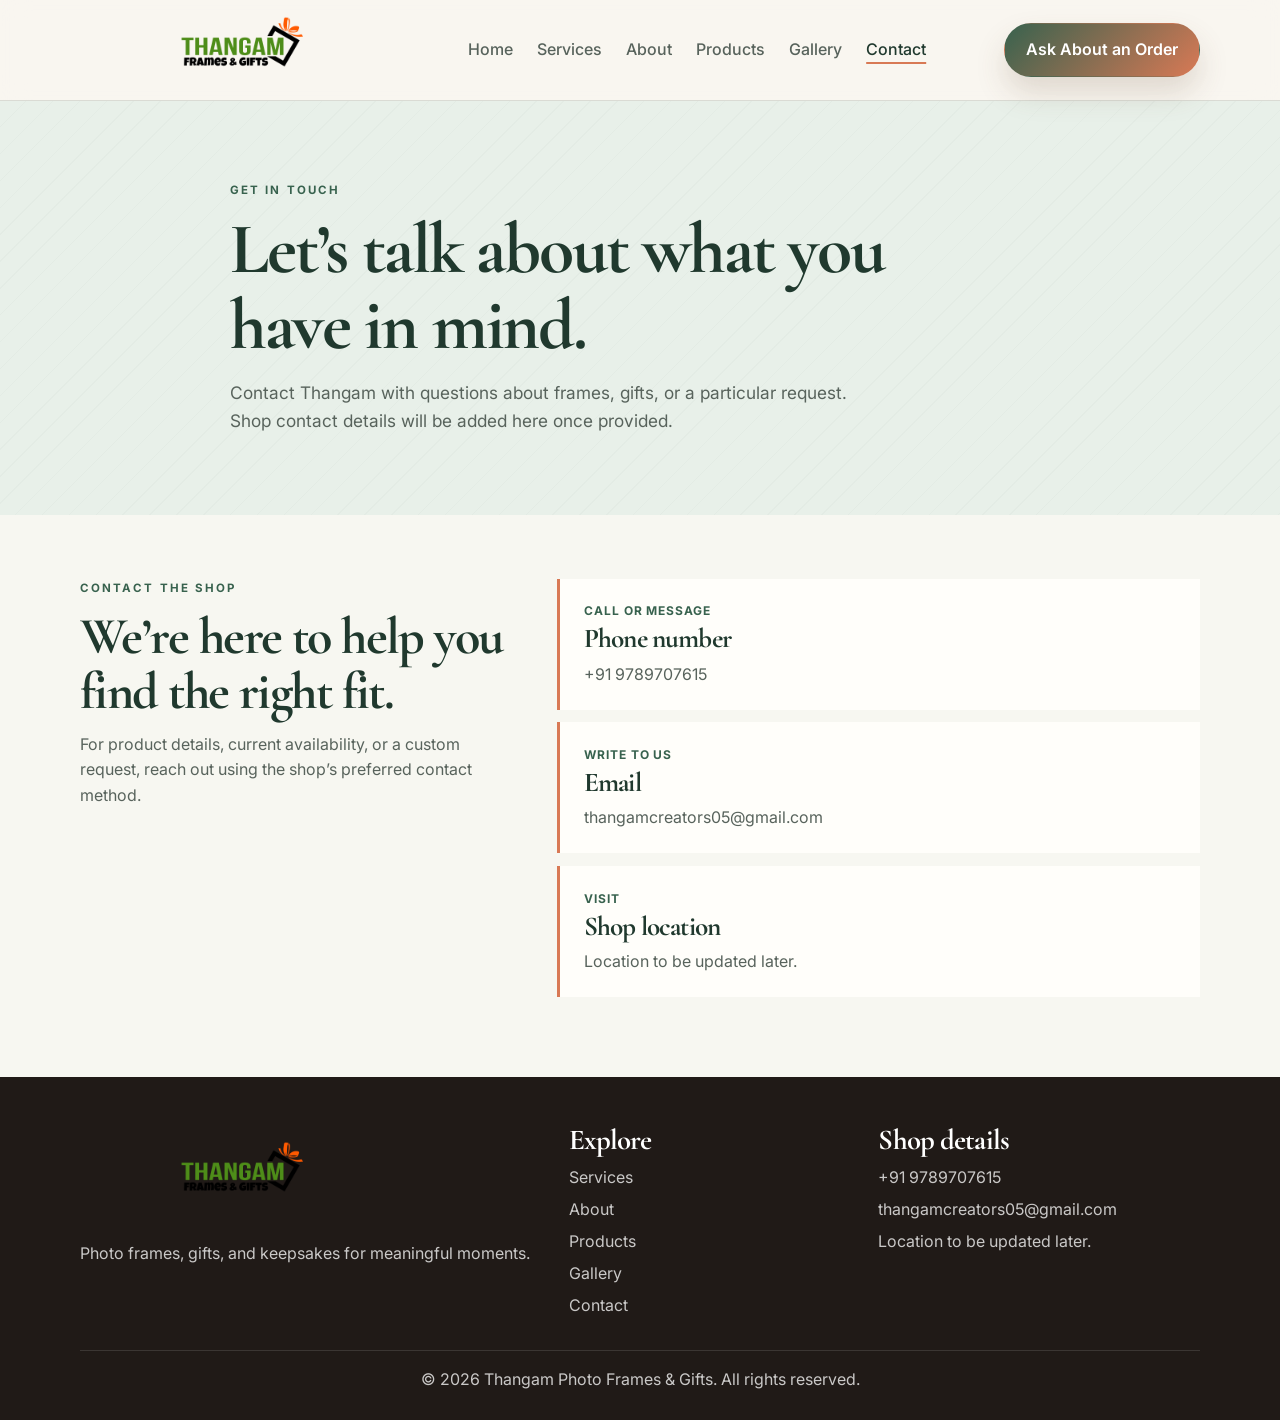
<file: contact.html>
<!DOCTYPE html>
<html lang="en">
  <head>
    <meta charset="UTF-8" />
    <meta name="viewport" content="width=device-width, initial-scale=1.0" />
    <meta name="description" content="Contact Thangam Photo Frames & Gifts about products, framing, and gifting." />
    <title>Contact | Thangam Photo Frames & Gifts</title>
    <link rel="preconnect" href="https://fonts.googleapis.com" />
    <link rel="preconnect" href="https://fonts.gstatic.com" crossorigin />
    <link href="https://fonts.googleapis.com/css2?family=Cormorant+Garamond:wght@500;600;700&family=Inter:wght@400;500;600;700&display=swap" rel="stylesheet" />
    <link rel="stylesheet" href="styles.css" />
  </head>
  <body>
    <header class="site-header">
      <div class="container nav-wrap">
        <a href="index.html" class="brand" aria-label="Thangam Photo Frames and Gifts home"><img class="brand-logo" src="assets/thangam-logo.png" alt="" /></a>
        <button class="nav-toggle" aria-label="Toggle menu" aria-expanded="false"><span></span><span></span><span></span></button>
        <nav class="main-nav" aria-label="Main navigation">
          <a href="index.html">Home</a><a href="services.html">Services</a><a href="about.html">About</a><a href="products.html">Products</a><a href="gallery.html">Gallery</a><a href="contact.html" aria-current="page">Contact</a>
        </nav>
        <a href="contact.html" class="btn btn-primary nav-cta">Ask About an Order</a>
      </div>
    </header>

    <main>
      <section class="page-hero">
        <div class="container page-hero-inner">
          <p class="eyebrow">Get in touch</p>
          <h1>Let’s talk about what you have in mind.</h1>
          <p>Contact Thangam with questions about frames, gifts, or a particular request. Shop contact details will be added here once provided.</p>
        </div>
      </section>

      <section class="content-section">
        <div class="container contact-layout">
          <div class="contact-copy"><p class="eyebrow">Contact the shop</p><h2>We’re here to help you find the right fit.</h2><p>For product details, current availability, or a custom request, reach out using the shop’s preferred contact method.</p></div>
          <div class="contact-details">
            <article class="contact-detail"><span class="detail-label">Call or message</span><h3>Phone number</h3><p><a href="tel:+919789707615">+91 9789707615</a></p></article>
            <article class="contact-detail"><span class="detail-label">Write to us</span><h3>Email</h3><p><a href="mailto:thangamcreators05@gmail.com">thangamcreators05@gmail.com</a></p></article>
            <article class="contact-detail"><span class="detail-label">Visit</span><h3>Shop location</h3><p>Location to be updated later.</p></article>
          </div>
        </div>
      </section>
    </main>

    <footer class="site-footer">
      <div class="container footer-grid">
        <div><a href="index.html" class="brand footer-brand" aria-label="Thangam Photo Frames and Gifts home"><img class="brand-logo" src="assets/thangam-logo.png" alt="" /></a><p>Photo frames, gifts, and keepsakes for meaningful moments.</p></div>
        <div><h3>Explore</h3><ul><li><a href="services.html">Services</a></li><li><a href="about.html">About</a></li><li><a href="products.html">Products</a></li><li><a href="gallery.html">Gallery</a></li><li><a href="contact.html">Contact</a></li></ul></div>
        <div><h3>Shop details</h3><ul><li><a href="tel:+919789707615">+91 9789707615</a></li><li><a href="mailto:thangamcreators05@gmail.com">thangamcreators05@gmail.com</a></li><li>Location to be updated later.</li></ul></div>
      </div>
      <div class="container bottom-bar"><p>© <span id="year"></span> Thangam Photo Frames & Gifts. All rights reserved.</p></div>
    </footer>
    <script src="script.js"></script>
  </body>
</html>
</file>
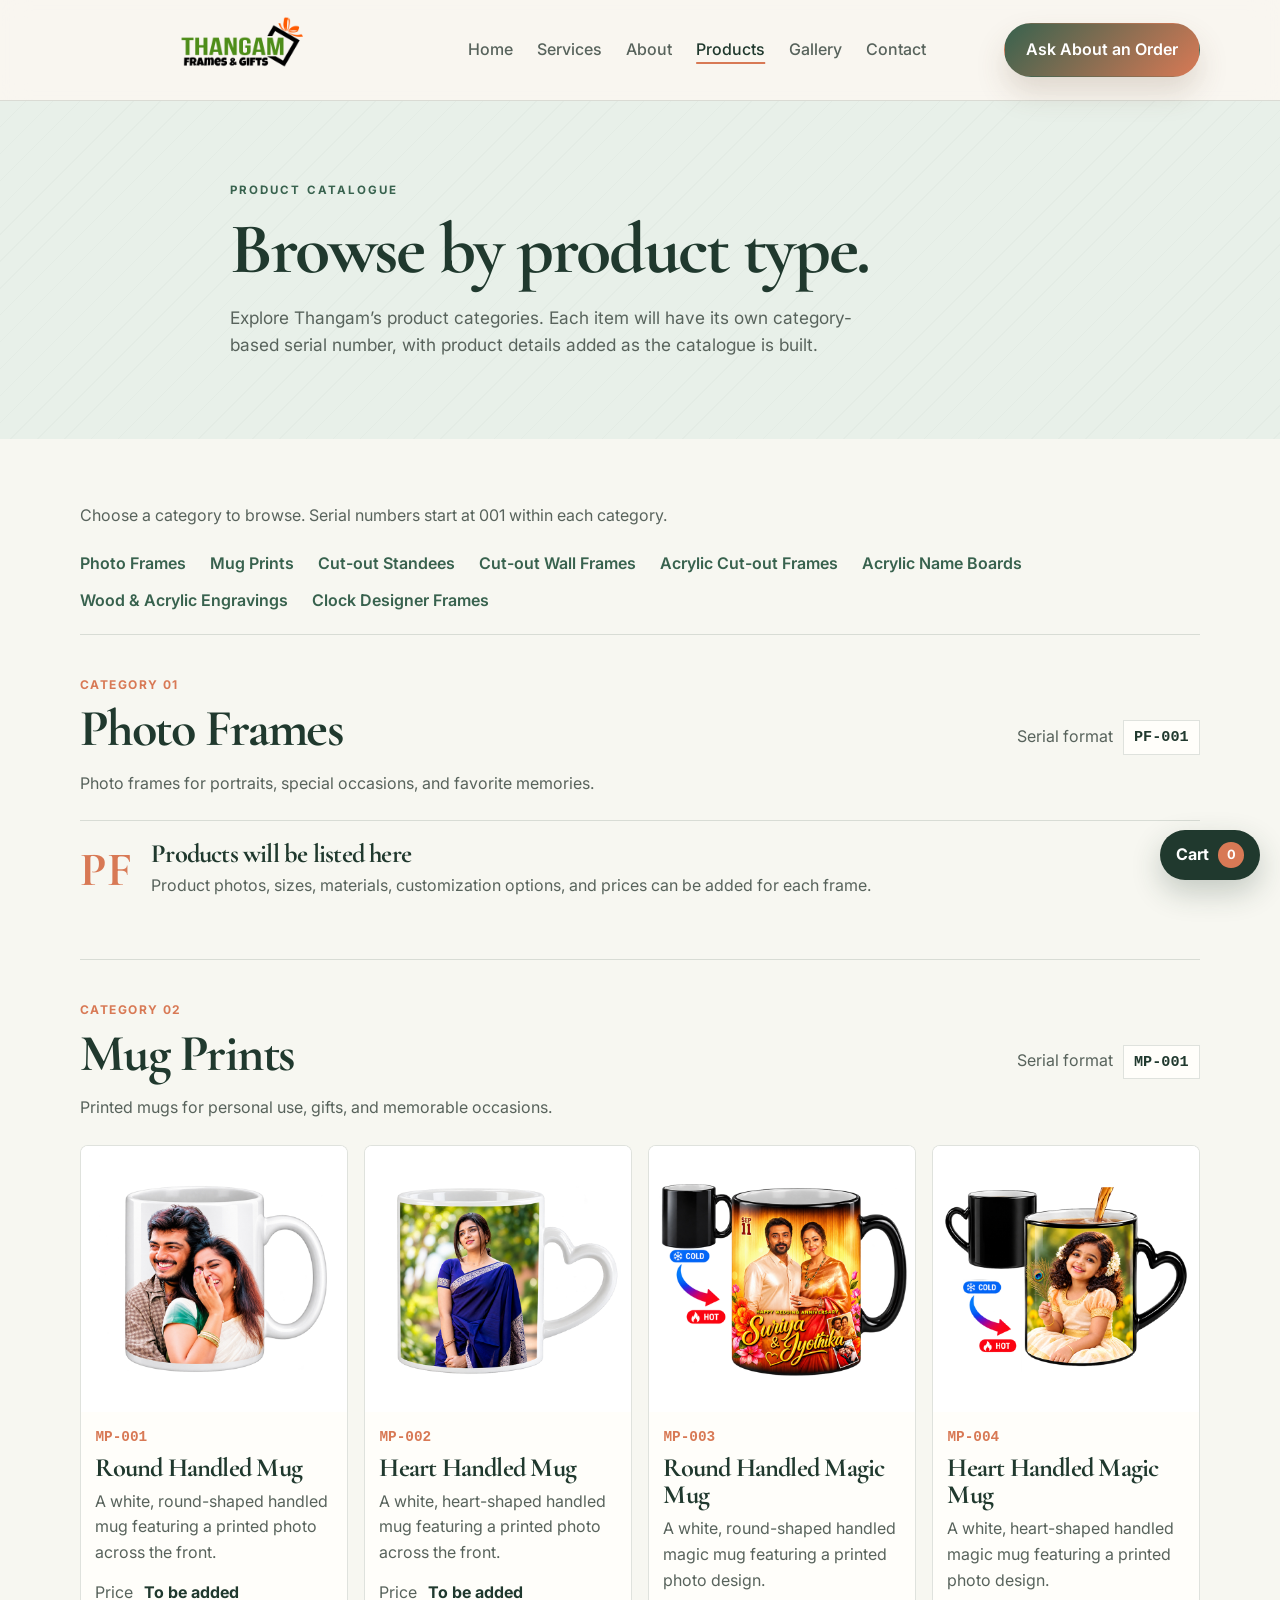
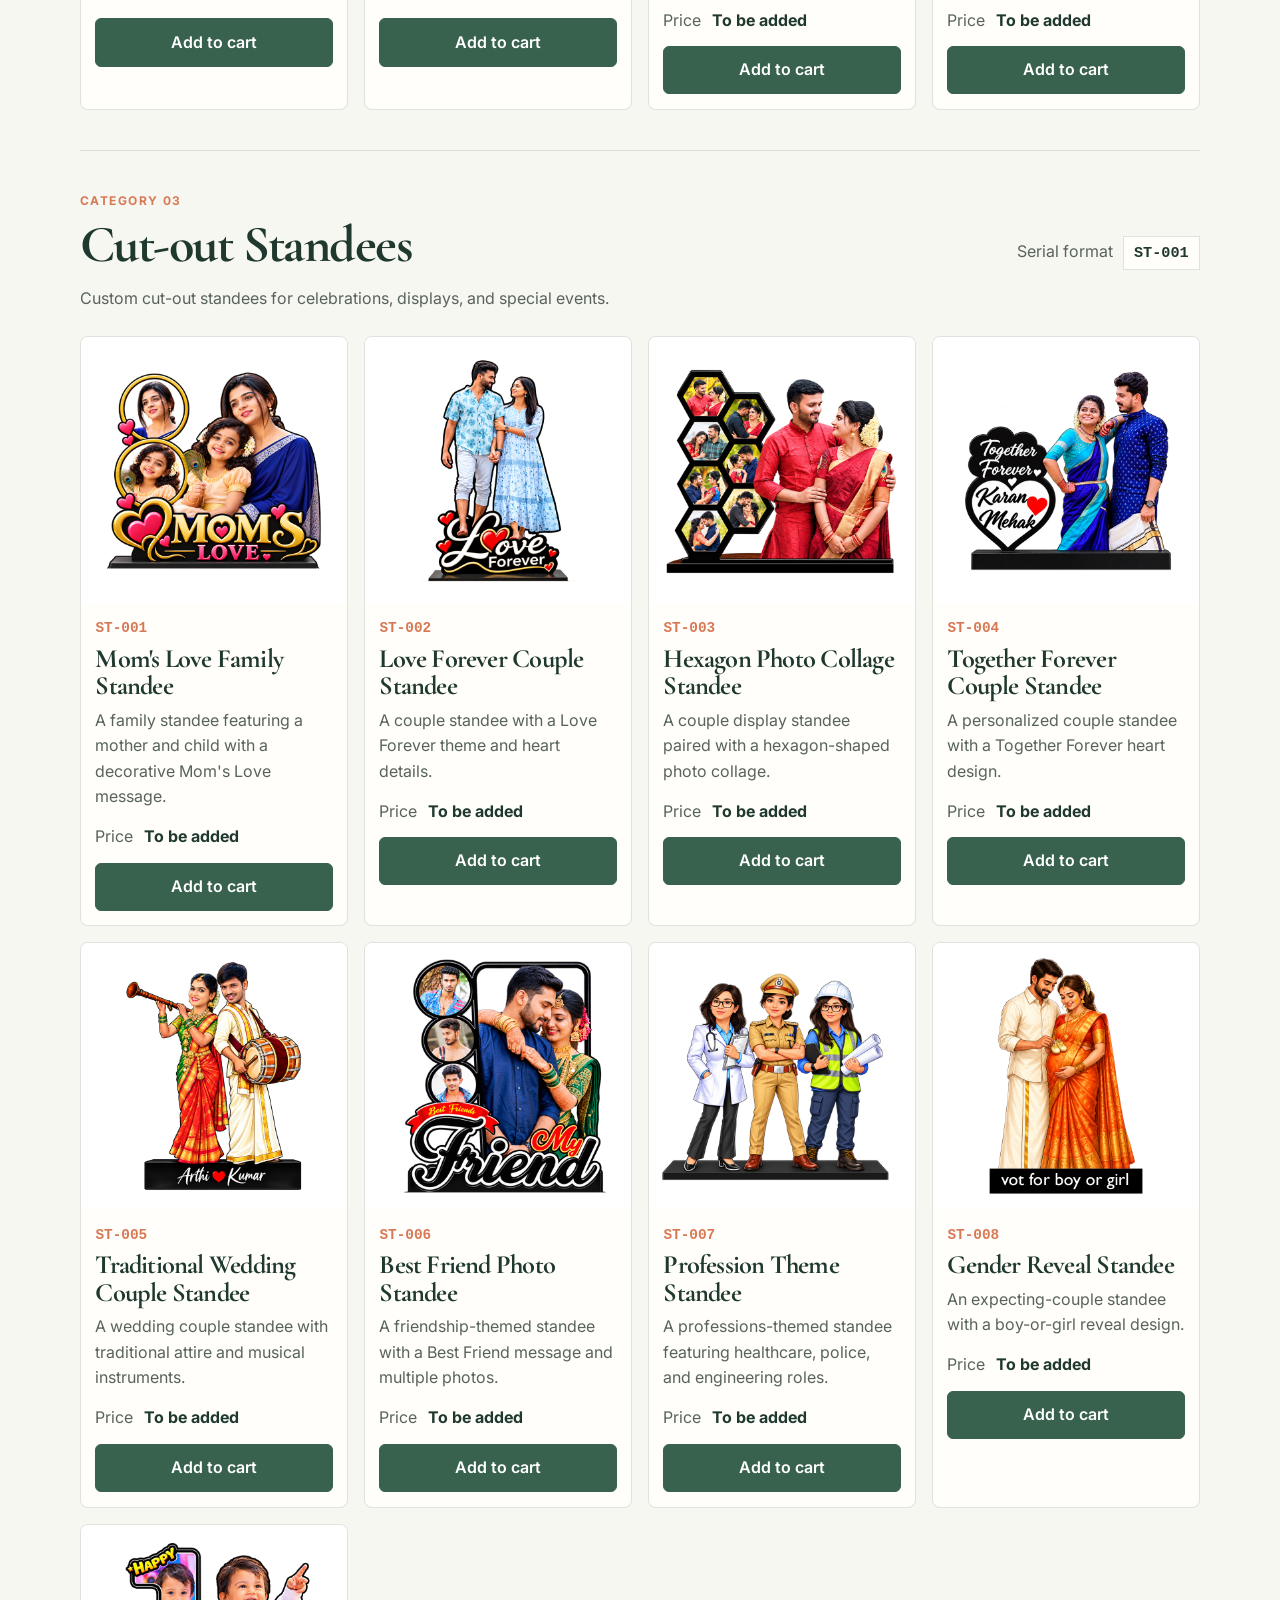
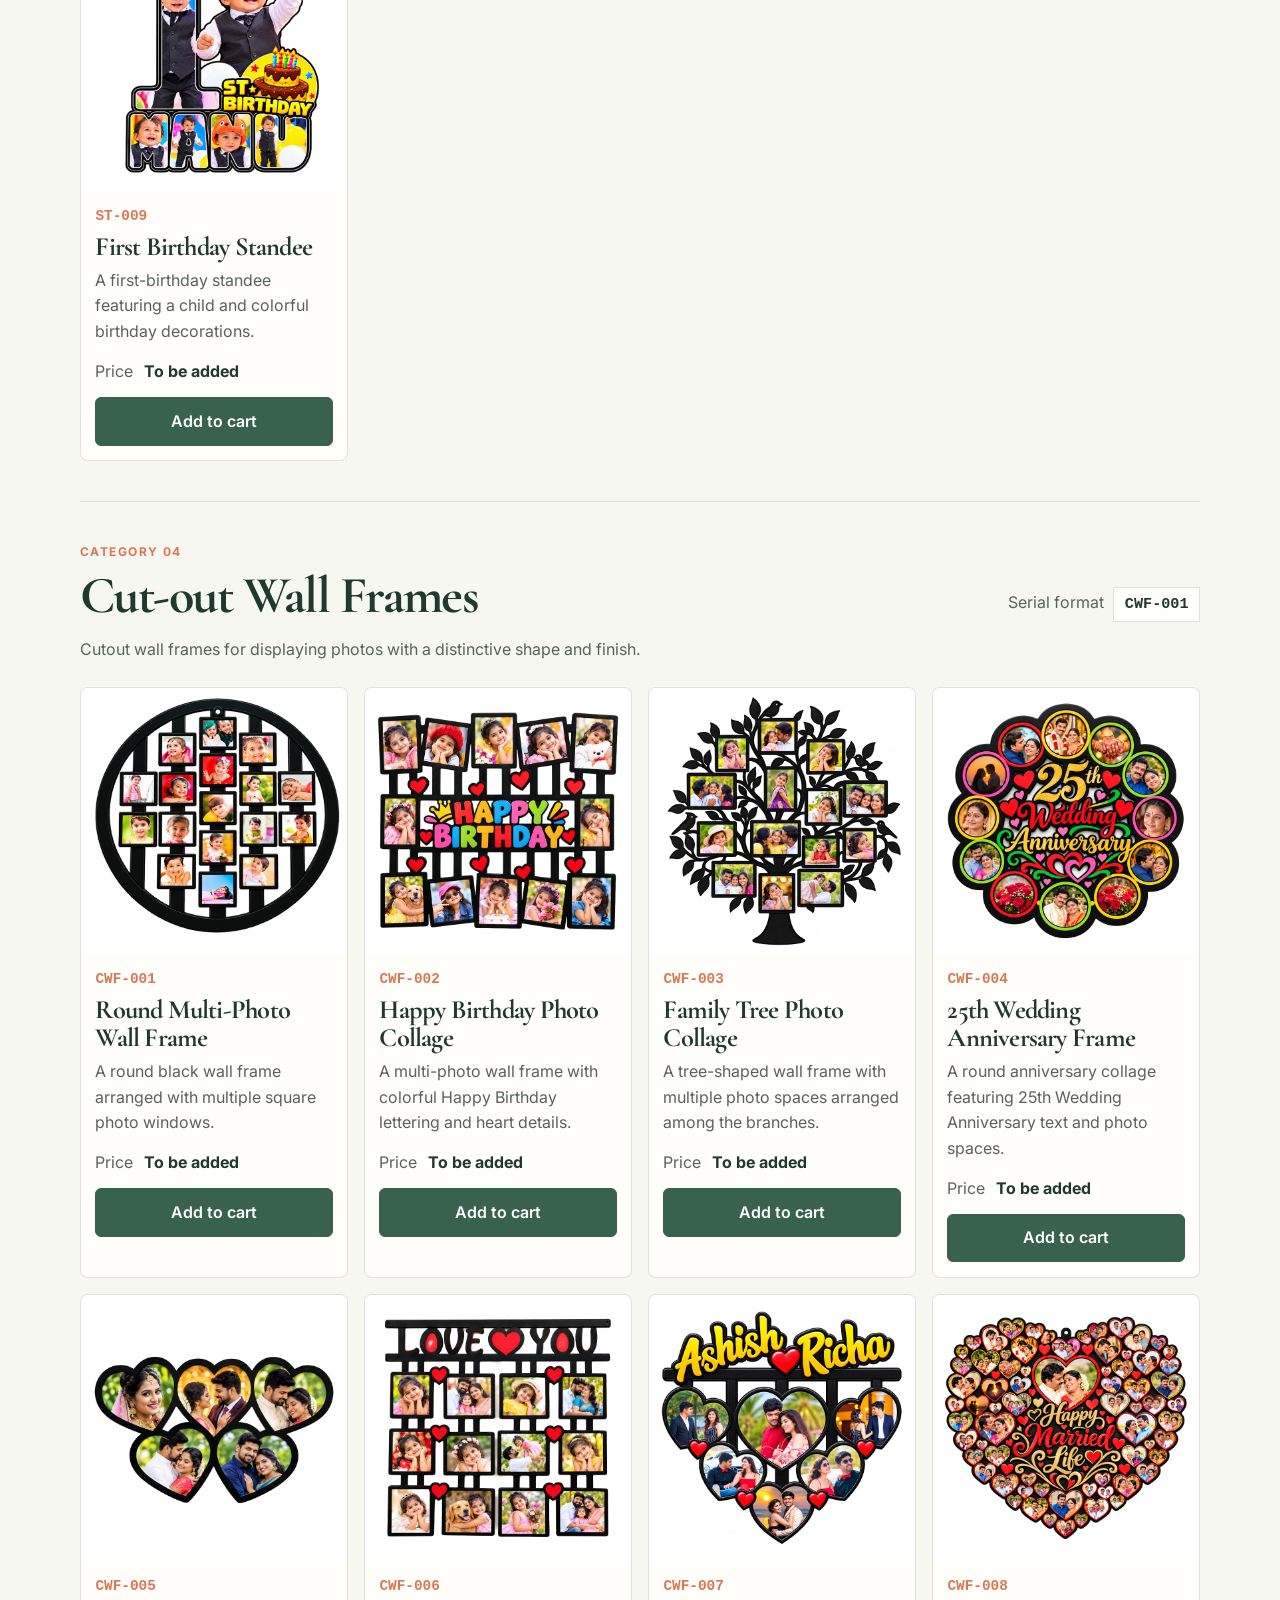
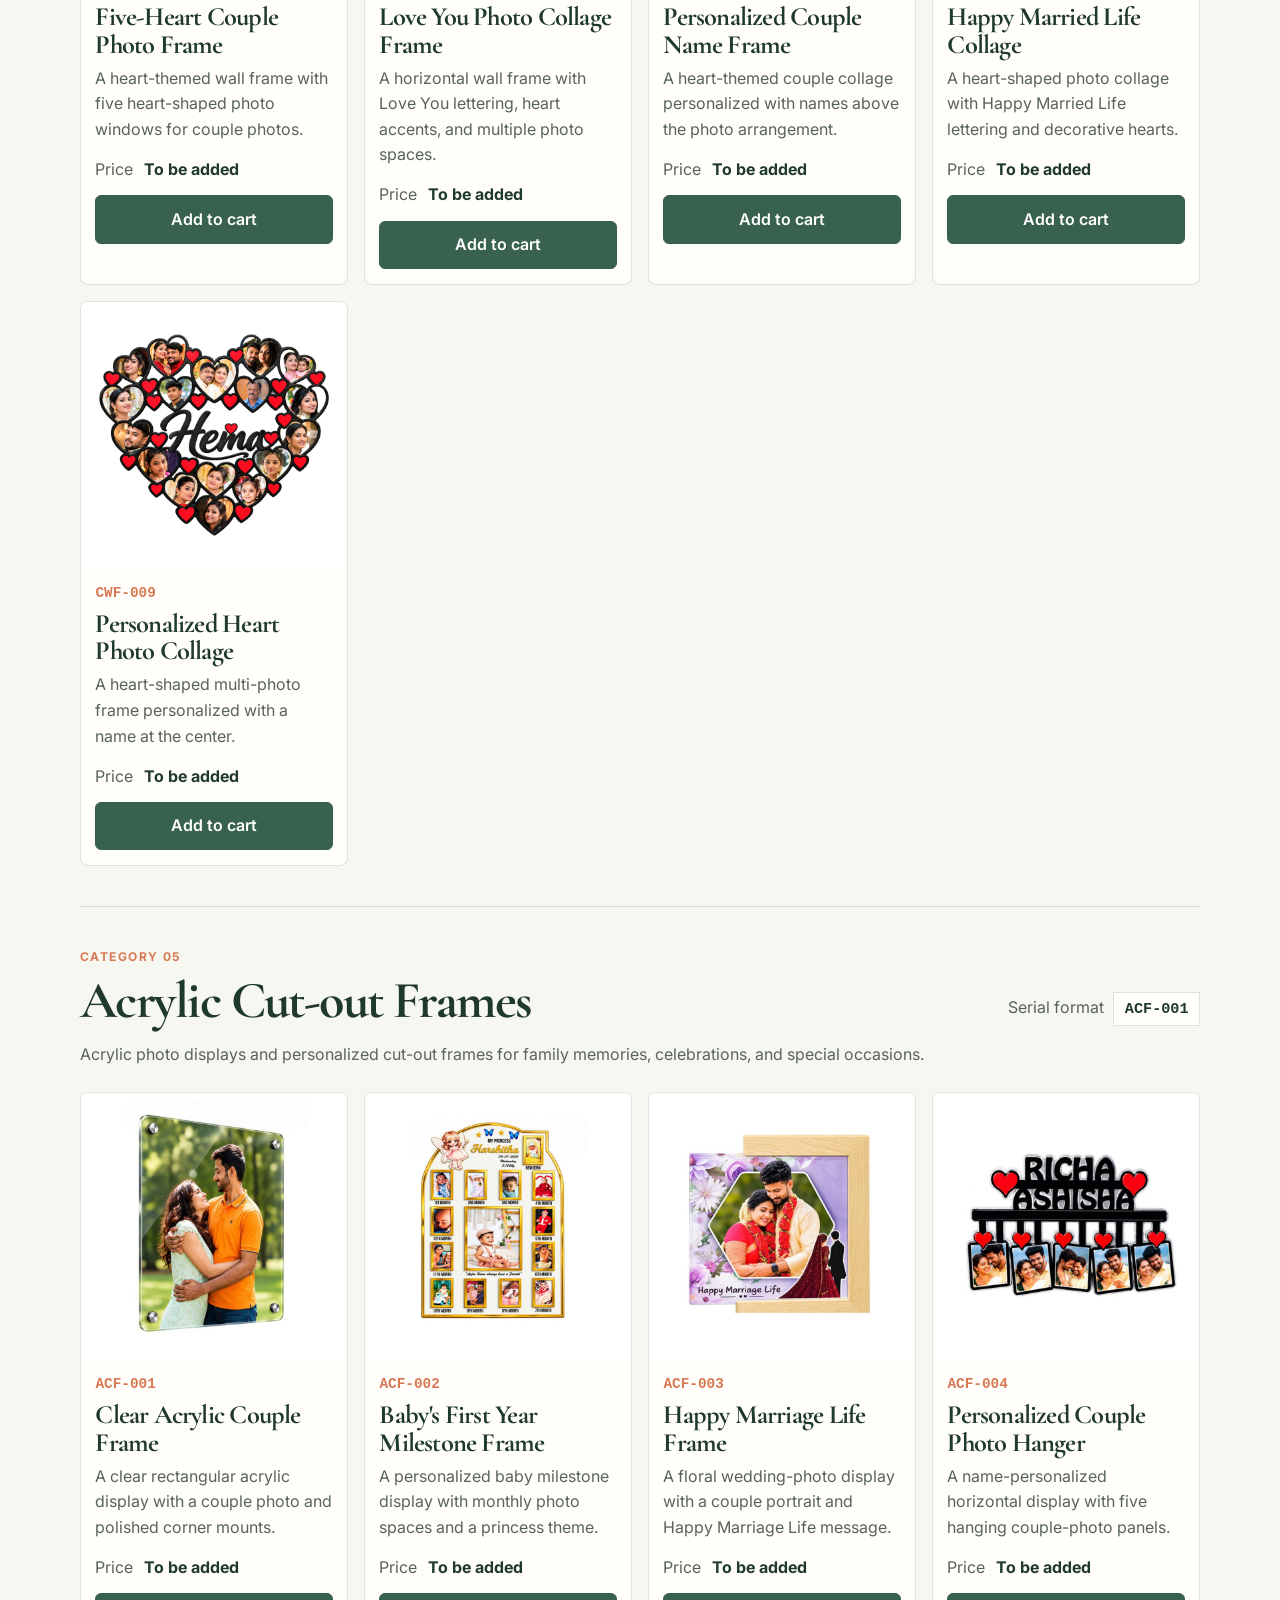
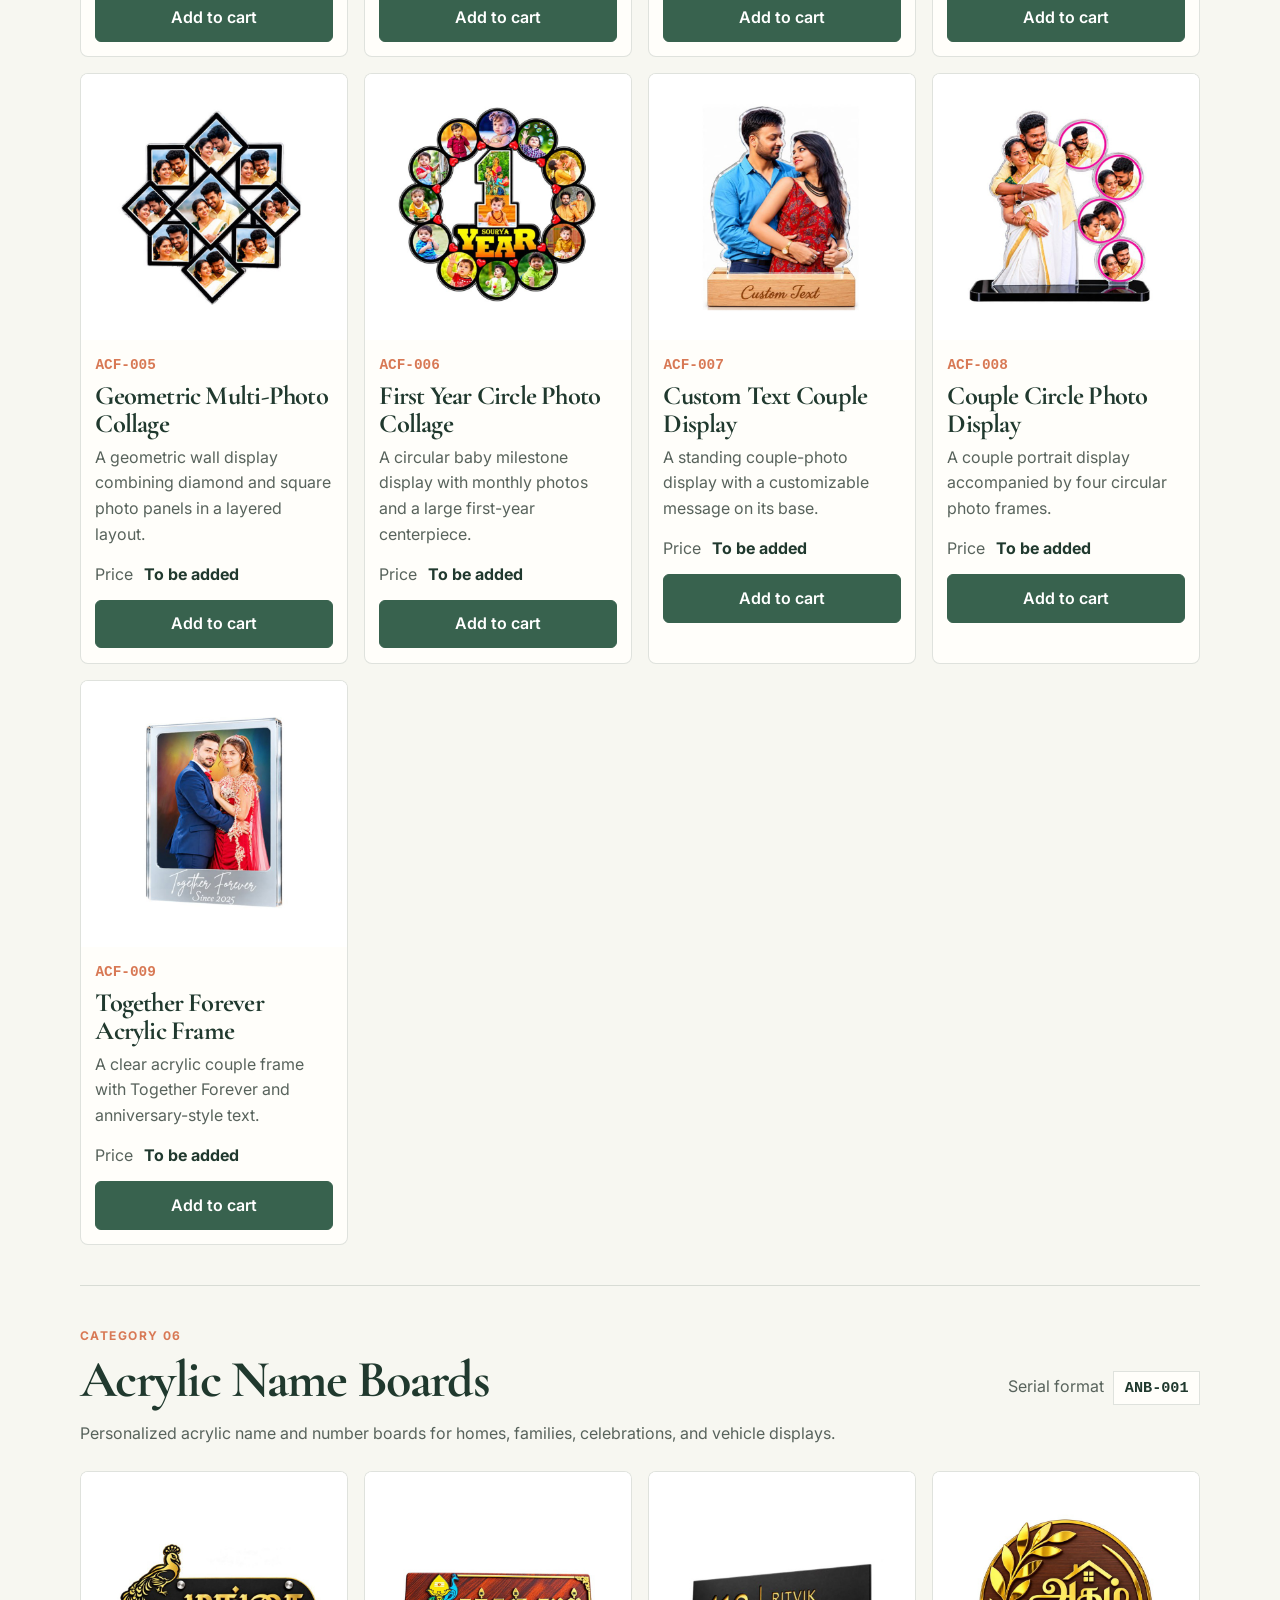
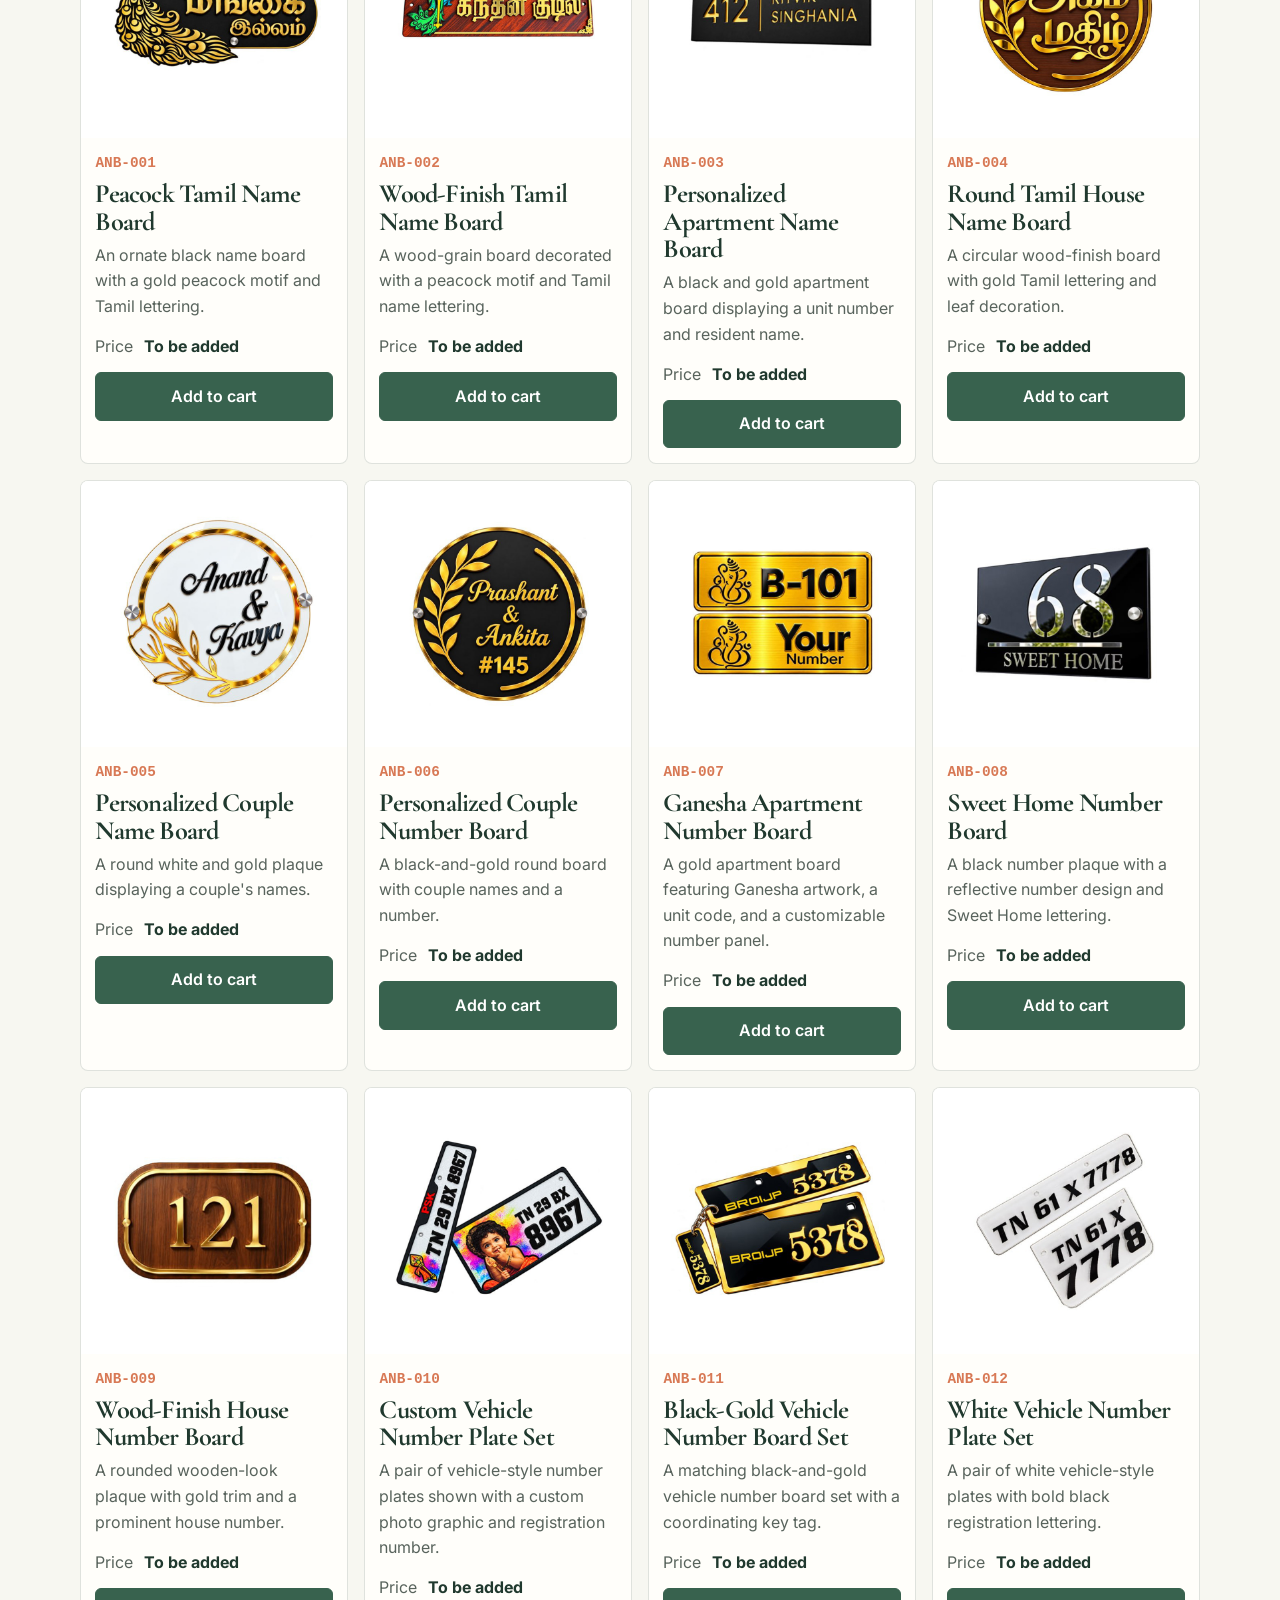
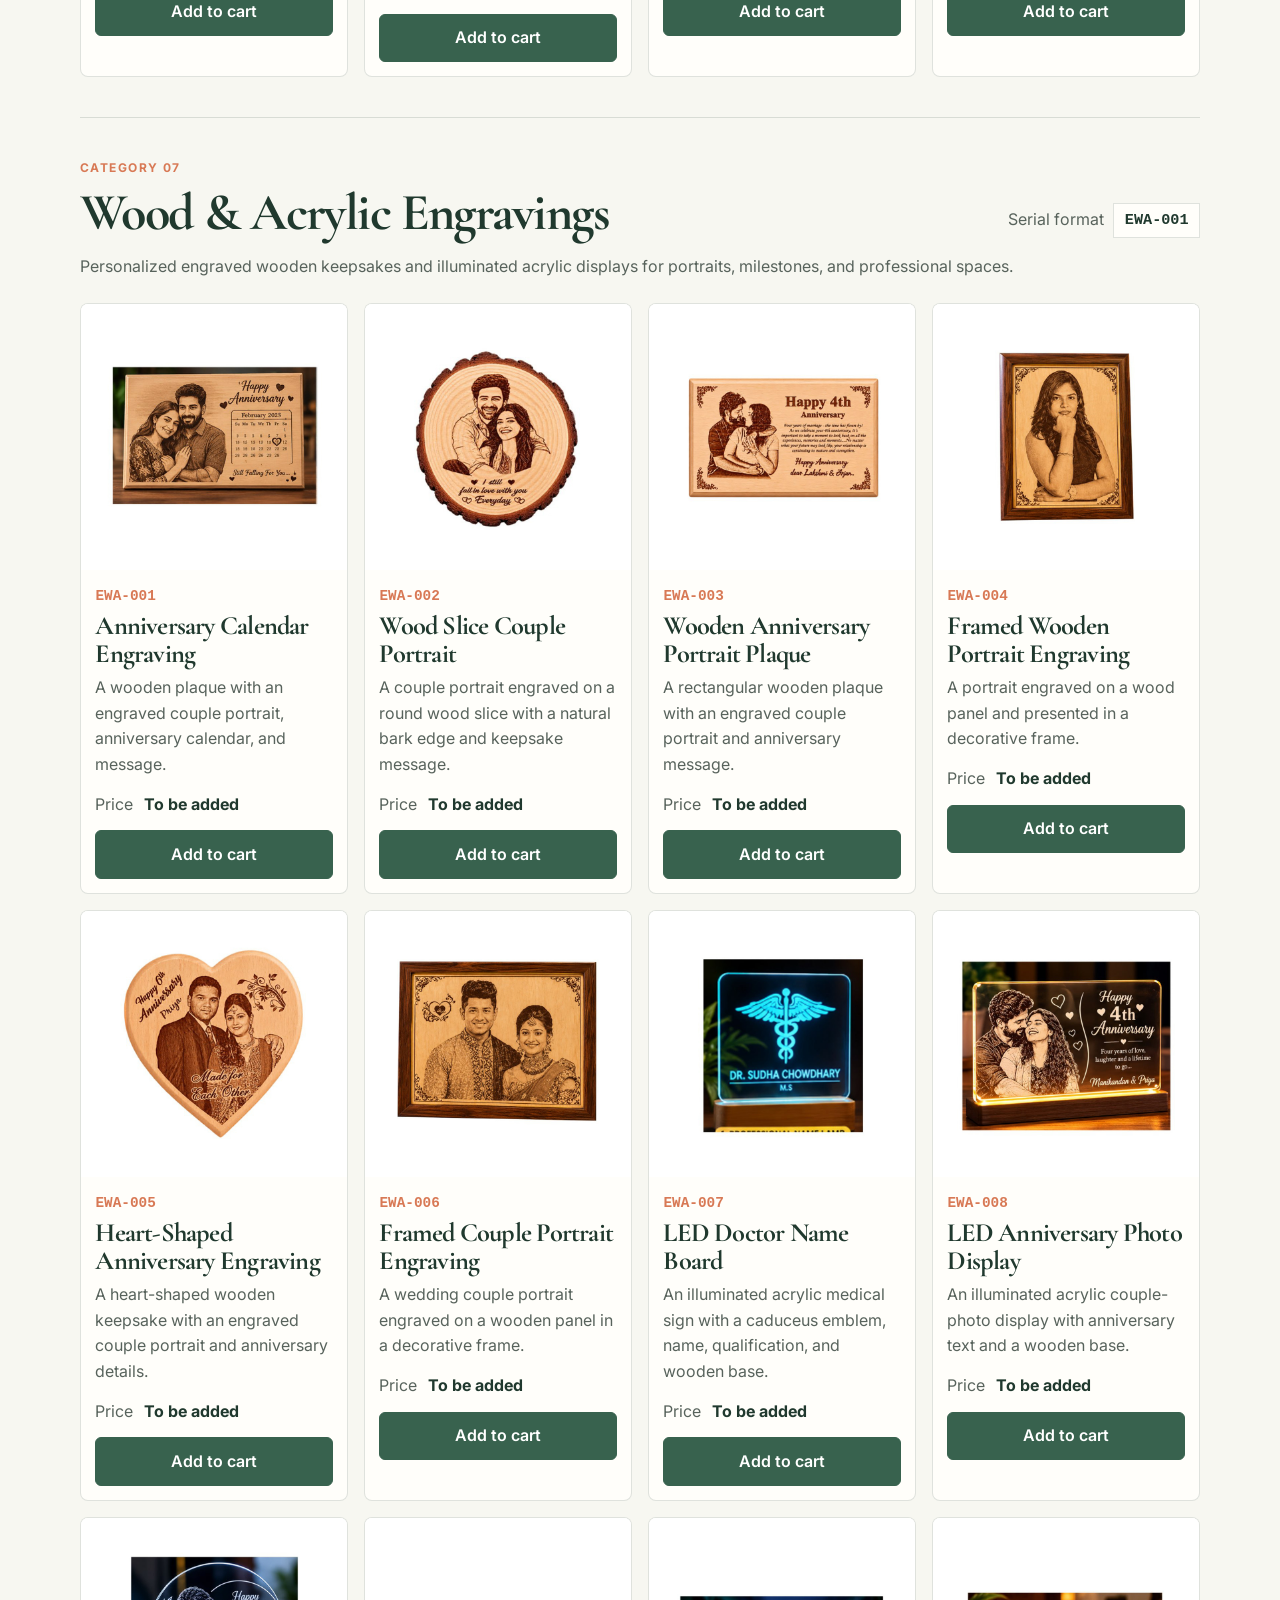
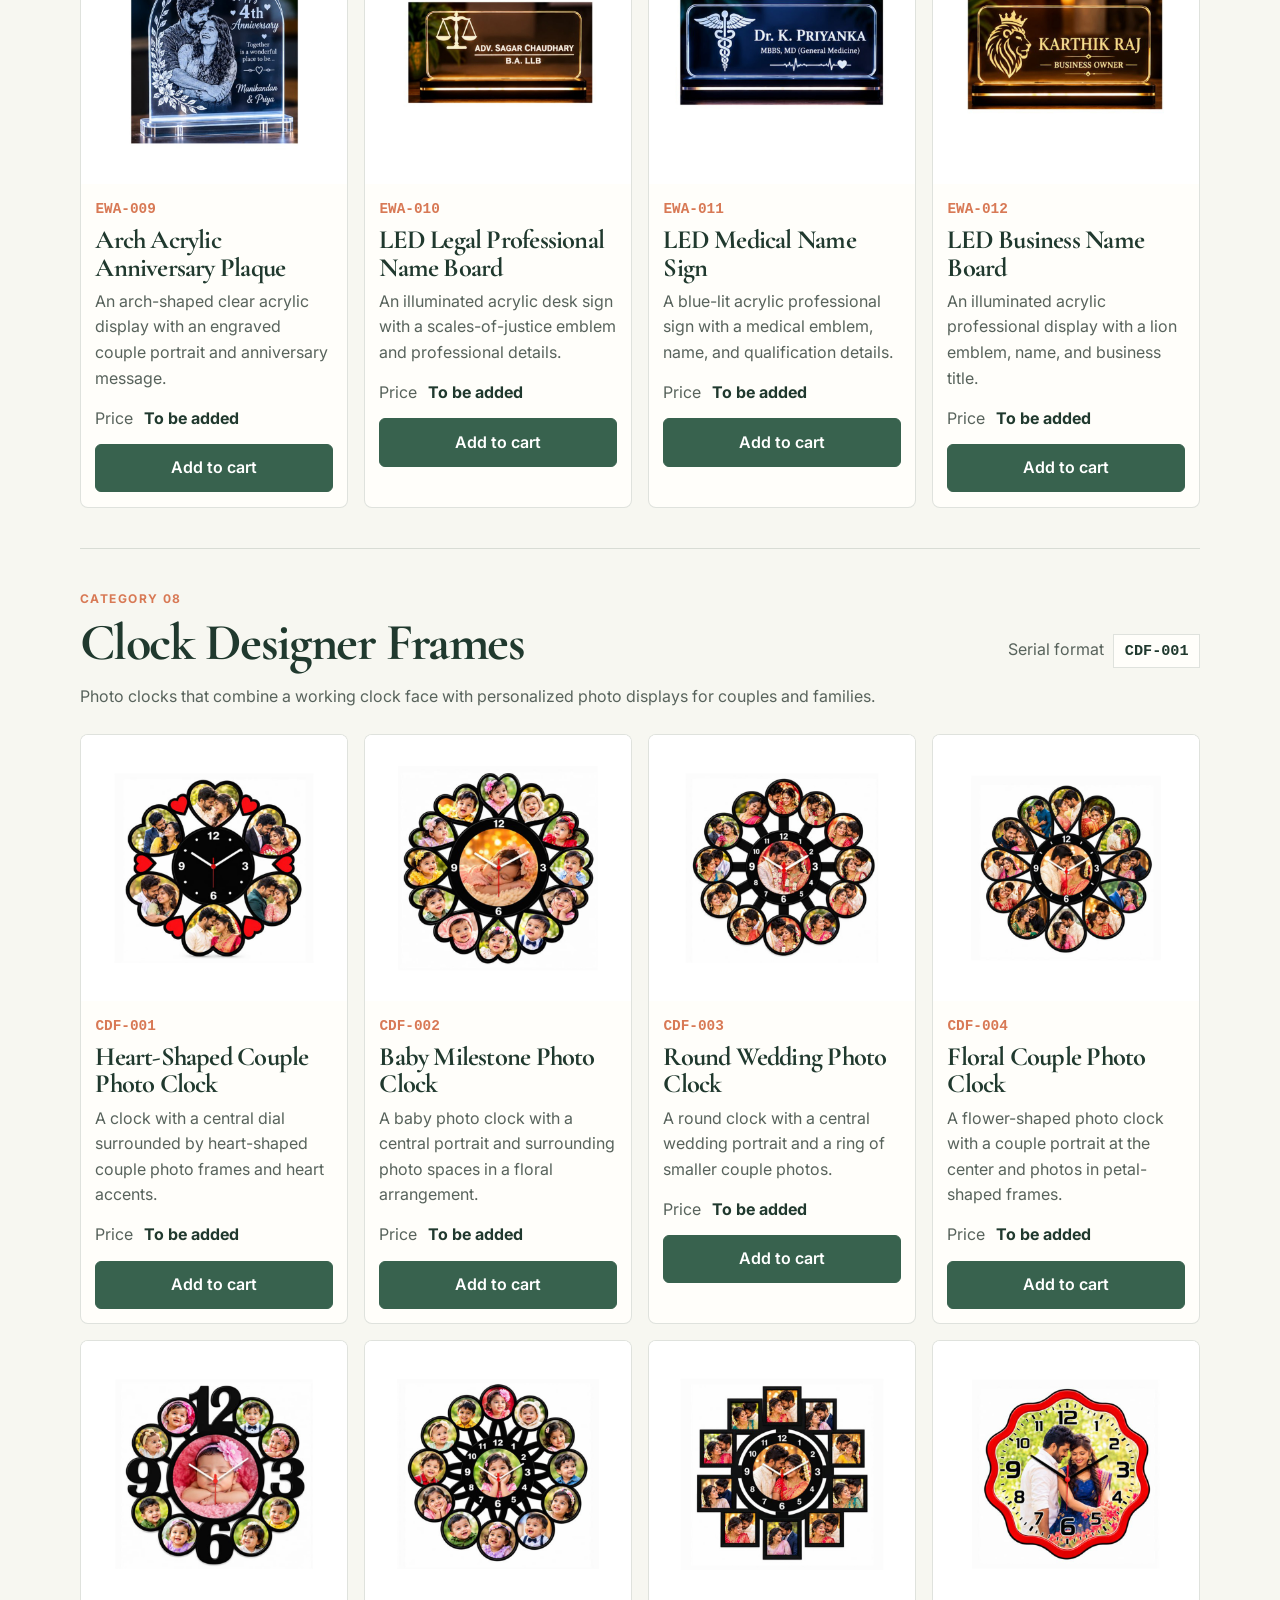
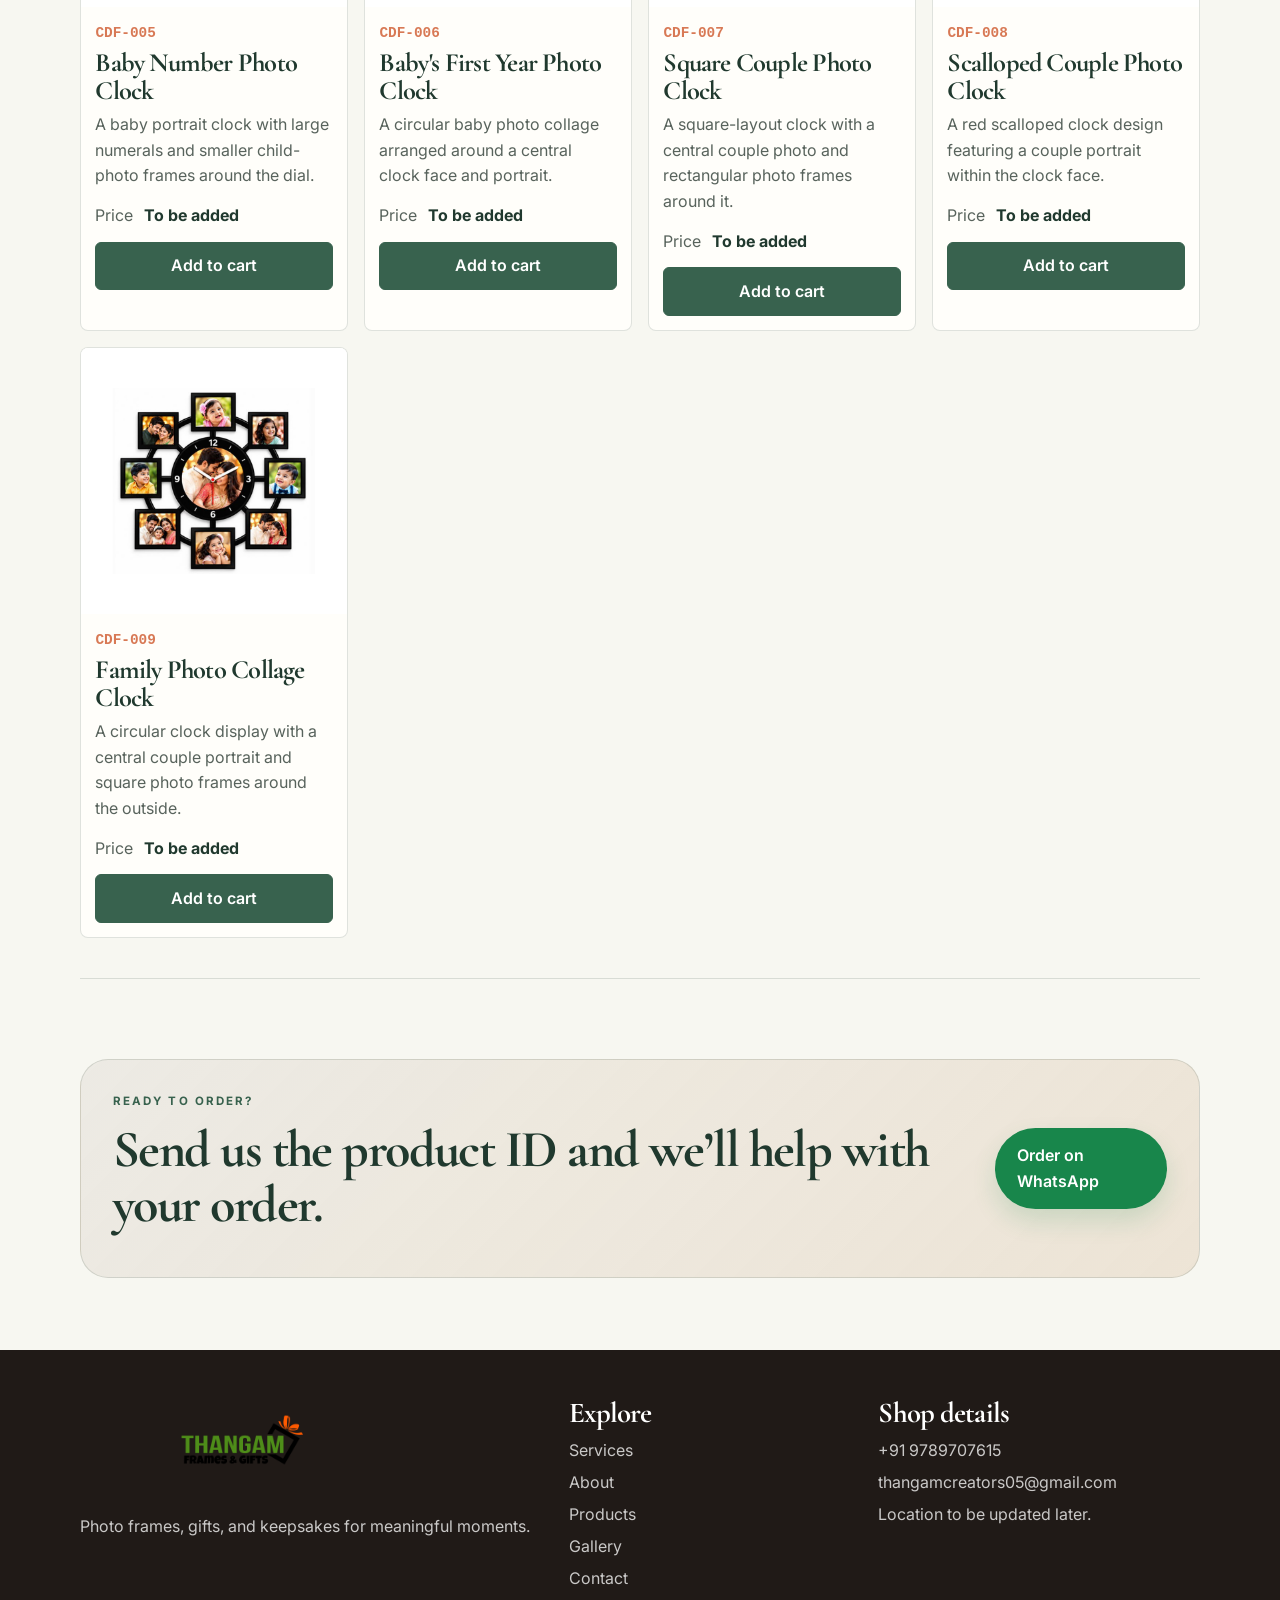
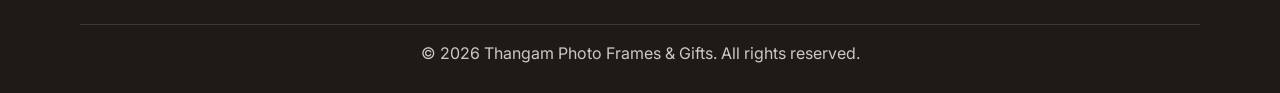
<file: products.html>
<!DOCTYPE html>
<html lang="en">
  <head>
    <meta charset="UTF-8" />
    <meta name="viewport" content="width=device-width, initial-scale=1.0" />
    <meta name="description" content="Browse the product categories and catalogue from Thangam Photo Frames & Gifts." />
    <title>Products | Thangam Photo Frames & Gifts</title>
    <link rel="preconnect" href="https://fonts.googleapis.com" />
    <link rel="preconnect" href="https://fonts.gstatic.com" crossorigin />
    <link href="https://fonts.googleapis.com/css2?family=Cormorant+Garamond:wght@500;600;700&family=Inter:wght@400;500;600;700&display=swap" rel="stylesheet" />
    <link rel="stylesheet" href="styles.css" />
  </head>
  <body>
    <header class="site-header">
      <div class="container nav-wrap">
        <a href="index.html" class="brand" aria-label="Thangam Photo Frames and Gifts home"><img class="brand-logo" src="assets/thangam-logo.png" alt="" /></a>
        <button class="nav-toggle" aria-label="Toggle menu" aria-expanded="false"><span></span><span></span><span></span></button>
        <nav class="main-nav" aria-label="Main navigation">
          <a href="index.html">Home</a><a href="services.html">Services</a><a href="about.html">About</a><a href="products.html" aria-current="page">Products</a><a href="gallery.html">Gallery</a><a href="contact.html">Contact</a>
        </nav>
        <a href="contact.html" class="btn btn-primary nav-cta">Ask About an Order</a>
      </div>
    </header>

    <main>
      <section class="page-hero">
        <div class="container page-hero-inner">
          <p class="eyebrow">Product catalogue</p>
          <h1>Browse by product type.</h1>
          <p>Explore Thangam’s product categories. Each item will have its own category-based serial number, with product details added as the catalogue is built.</p>
        </div>
      </section>

      <section class="content-section">
        <div class="container catalog">
          <p class="catalog-intro">Choose a category to browse. Serial numbers start at 001 within each category.</p>
          <nav class="catalog-nav" aria-label="Product categories">
            <a href="#photo-frames">Photo Frames</a>
            <a href="#mug-prints">Mug Prints</a>
            <a href="#cutout-standees">Cut-out Standees</a>
            <a href="#cutout-wall-frames">Cut-out Wall Frames</a>
            <a href="#acrylic-cutouts-frames">Acrylic Cut-out Frames</a>
            <a href="#acrylic-name-boards">Acrylic Name Boards</a>
            <a href="#engraving-wooden-acrylic">Wood & Acrylic Engravings</a>
            <a href="#clock-designer-frames">Clock Designer Frames</a>
          </nav>

          <section class="catalog-category" id="photo-frames" aria-labelledby="photo-frames-title">
            <div class="catalog-heading">
              <div><span class="catalog-kicker">Category 01</span><h2 id="photo-frames-title">Photo Frames</h2></div>
              <p class="serial-format">Serial format <strong>PF-001</strong></p>
            </div>
            <p class="catalog-description">Photo frames for portraits, special occasions, and favorite memories.</p>
            <div class="catalog-empty"><span class="empty-code">PF</span><div><h3>Products will be listed here</h3><p>Product photos, sizes, materials, customization options, and prices can be added for each frame.</p></div></div>
          </section>

          <section class="catalog-category" id="mug-prints" aria-labelledby="mug-prints-title">
            <div class="catalog-heading">
              <div><span class="catalog-kicker">Category 02</span><h2 id="mug-prints-title">Mug Prints</h2></div>
              <p class="serial-format">Serial format <strong>MP-001</strong></p>
            </div>
            <p class="catalog-description">Printed mugs for personal use, gifts, and memorable occasions.</p>
            <div class="mug-product-list">
              <article class="catalog-product-card">
                <img class="catalog-product-image" src="assets/products/mug-prints/MP-001.jpg" alt="White mug with a printed couple photograph" width="800" height="800" loading="lazy" />
                <div class="catalog-product-details"><p class="product-serial">MP-001</p><h3>Round Handled Mug</h3><p>A white, round-shaped handled mug featuring a printed photo across the front.</p><p class="product-price"><span>Price</span><strong>To be added</strong></p></div>
              </article>
              <article class="catalog-product-card">
                <img class="catalog-product-image" src="assets/products/mug-prints/MP-002.jpg" alt="White mug with a printed portrait photograph" width="800" height="800" loading="lazy" />
                <div class="catalog-product-details"><p class="product-serial">MP-002</p><h3>Heart Handled Mug</h3><p>A white, heart-shaped handled mug featuring a printed photo across the front.</p><p class="product-price"><span>Price</span><strong>To be added</strong></p></div>
              </article>
              <article class="catalog-product-card">
                <img class="catalog-product-image" src="assets/products/mug-prints/MP-003.jpg" alt="Black heat-change mug with an anniversary photo design" width="800" height="800" loading="lazy" />
                <div class="catalog-product-details"><p class="product-serial">MP-003</p><h3>Round Handled Magic Mug</h3><p>A white, round-shaped handled magic mug featuring a printed photo design.</p><p class="product-price"><span>Price</span><strong>To be added</strong></p></div>
              </article>
              <article class="catalog-product-card">
                <img class="catalog-product-image" src="assets/products/mug-prints/MP-004.jpg" alt="Black heart-handle heat-change mug with a child’s portrait" width="800" height="800" loading="lazy" />
                <div class="catalog-product-details"><p class="product-serial">MP-004</p><h3>Heart Handled Magic Mug</h3><p>A white, heart-shaped handled magic mug featuring a printed photo design.</p><p class="product-price"><span>Price</span><strong>To be added</strong></p></div>
              </article>
            </div>
          </section>

          <section class="catalog-category" id="cutout-standees" aria-labelledby="cutout-standees-title">
            <div class="catalog-heading">
              <div><span class="catalog-kicker">Category 03</span><h2 id="cutout-standees-title">Cut-out Standees</h2></div>
              <p class="serial-format">Serial format <strong>ST-001</strong></p>
            </div>
            <p class="catalog-description">Custom cut-out standees for celebrations, displays, and special events.</p>
            <div class="catalog-product-list">
              <article class="catalog-product-card"><img class="catalog-product-image" src="assets/products/cutout-standees/ST-001.jpg" alt="Mother and child standee with a Mom's Love design" width="800" height="800" loading="lazy" /><div class="catalog-product-details"><p class="product-serial">ST-001</p><h3>Mom's Love Family Standee</h3><p>A family standee featuring a mother and child with a decorative Mom's Love message.</p><p class="product-price"><span>Price</span><strong>To be added</strong></p></div></article>
              <article class="catalog-product-card"><img class="catalog-product-image" src="assets/products/cutout-standees/ST-002.jpg" alt="Couple standee with a Love Forever design" width="800" height="800" loading="lazy" /><div class="catalog-product-details"><p class="product-serial">ST-002</p><h3>Love Forever Couple Standee</h3><p>A couple standee with a Love Forever theme and heart details.</p><p class="product-price"><span>Price</span><strong>To be added</strong></p></div></article>
              <article class="catalog-product-card"><img class="catalog-product-image" src="assets/products/cutout-standees/ST-003.jpg" alt="Wedding couple standee alongside a hexagon photo collage" width="800" height="800" loading="lazy" /><div class="catalog-product-details"><p class="product-serial">ST-003</p><h3>Hexagon Photo Collage Standee</h3><p>A couple display standee paired with a hexagon-shaped photo collage.</p><p class="product-price"><span>Price</span><strong>To be added</strong></p></div></article>
              <article class="catalog-product-card"><img class="catalog-product-image" src="assets/products/cutout-standees/ST-004.jpg" alt="Couple standee with a Together Forever heart design" width="800" height="800" loading="lazy" /><div class="catalog-product-details"><p class="product-serial">ST-004</p><h3>Together Forever Couple Standee</h3><p>A personalized couple standee with a Together Forever heart design.</p><p class="product-price"><span>Price</span><strong>To be added</strong></p></div></article>
              <article class="catalog-product-card"><img class="catalog-product-image" src="assets/products/cutout-standees/ST-005.jpg" alt="Traditional wedding couple standee with musical instruments" width="800" height="800" loading="lazy" /><div class="catalog-product-details"><p class="product-serial">ST-005</p><h3>Traditional Wedding Couple Standee</h3><p>A wedding couple standee with traditional attire and musical instruments.</p><p class="product-price"><span>Price</span><strong>To be added</strong></p></div></article>
              <article class="catalog-product-card"><img class="catalog-product-image" src="assets/products/cutout-standees/ST-006.jpg" alt="Friendship standee with a Best Friend message and photo collage" width="800" height="800" loading="lazy" /><div class="catalog-product-details"><p class="product-serial">ST-006</p><h3>Best Friend Photo Standee</h3><p>A friendship-themed standee with a Best Friend message and multiple photos.</p><p class="product-price"><span>Price</span><strong>To be added</strong></p></div></article>
              <article class="catalog-product-card"><img class="catalog-product-image" src="assets/products/cutout-standees/ST-007.jpg" alt="Standee featuring healthcare, police, and engineering professions" width="800" height="800" loading="lazy" /><div class="catalog-product-details"><p class="product-serial">ST-007</p><h3>Profession Theme Standee</h3><p>A professions-themed standee featuring healthcare, police, and engineering roles.</p><p class="product-price"><span>Price</span><strong>To be added</strong></p></div></article>
              <article class="catalog-product-card"><img class="catalog-product-image" src="assets/products/cutout-standees/ST-008.jpg" alt="Expecting couple standee with a boy or girl reveal design" width="800" height="800" loading="lazy" /><div class="catalog-product-details"><p class="product-serial">ST-008</p><h3>Gender Reveal Standee</h3><p>An expecting-couple standee with a boy-or-girl reveal design.</p><p class="product-price"><span>Price</span><strong>To be added</strong></p></div></article>
              <article class="catalog-product-card"><img class="catalog-product-image" src="assets/products/cutout-standees/ST-009.jpg" alt="Child's first birthday standee with birthday decorations" width="800" height="800" loading="lazy" /><div class="catalog-product-details"><p class="product-serial">ST-009</p><h3>First Birthday Standee</h3><p>A first-birthday standee featuring a child and colorful birthday decorations.</p><p class="product-price"><span>Price</span><strong>To be added</strong></p></div></article>
            </div>
          </section>

          <section class="catalog-category" id="cutout-wall-frames" aria-labelledby="cutout-wall-frames-title">
            <div class="catalog-heading">
              <div><span class="catalog-kicker">Category 04</span><h2 id="cutout-wall-frames-title">Cut-out Wall Frames</h2></div>
              <p class="serial-format">Serial format <strong>CWF-001</strong></p>
            </div>
            <p class="catalog-description">Cutout wall frames for displaying photos with a distinctive shape and finish.</p>
            <div class="catalog-product-list">
              <article class="catalog-product-card"><img class="catalog-product-image" src="assets/products/cutout-wallframes/CWF-001.jpg" alt="Round black photo collage wall frame with multiple photo windows" width="800" height="800" loading="lazy" /><div class="catalog-product-details"><p class="product-serial">CWF-001</p><h3>Round Multi-Photo Wall Frame</h3><p>A round black wall frame arranged with multiple square photo windows.</p><p class="product-price"><span>Price</span><strong>To be added</strong></p></div></article>
              <article class="catalog-product-card"><img class="catalog-product-image" src="assets/products/cutout-wallframes/CWF-002.jpg" alt="Happy Birthday photo collage wall frame with colorful lettering" width="800" height="800" loading="lazy" /><div class="catalog-product-details"><p class="product-serial">CWF-002</p><h3>Happy Birthday Photo Collage</h3><p>A multi-photo wall frame with colorful Happy Birthday lettering and heart details.</p><p class="product-price"><span>Price</span><strong>To be added</strong></p></div></article>
              <article class="catalog-product-card"><img class="catalog-product-image" src="assets/products/cutout-wallframes/CWF-003.jpg" alt="Family tree shaped black photo collage wall frame" width="800" height="800" loading="lazy" /><div class="catalog-product-details"><p class="product-serial">CWF-003</p><h3>Family Tree Photo Collage</h3><p>A tree-shaped wall frame with multiple photo spaces arranged among the branches.</p><p class="product-price"><span>Price</span><strong>To be added</strong></p></div></article>
              <article class="catalog-product-card"><img class="catalog-product-image" src="assets/products/cutout-wallframes/CWF-004.jpg" alt="25th wedding anniversary photo collage wall frame" width="800" height="800" loading="lazy" /><div class="catalog-product-details"><p class="product-serial">CWF-004</p><h3>25th Wedding Anniversary Frame</h3><p>A round anniversary collage featuring 25th Wedding Anniversary text and photo spaces.</p><p class="product-price"><span>Price</span><strong>To be added</strong></p></div></article>
              <article class="catalog-product-card"><img class="catalog-product-image" src="assets/products/cutout-wallframes/CWF-005.jpg" alt="Heart-shaped wall frame with five couple photo windows" width="800" height="800" loading="lazy" /><div class="catalog-product-details"><p class="product-serial">CWF-005</p><h3>Five-Heart Couple Photo Frame</h3><p>A heart-themed wall frame with five heart-shaped photo windows for couple photos.</p><p class="product-price"><span>Price</span><strong>To be added</strong></p></div></article>
              <article class="catalog-product-card"><img class="catalog-product-image" src="assets/products/cutout-wallframes/CWF-006.jpg" alt="Love You wall frame with multiple rectangular photo spaces" width="800" height="800" loading="lazy" /><div class="catalog-product-details"><p class="product-serial">CWF-006</p><h3>Love You Photo Collage Frame</h3><p>A horizontal wall frame with Love You lettering, heart accents, and multiple photo spaces.</p><p class="product-price"><span>Price</span><strong>To be added</strong></p></div></article>
              <article class="catalog-product-card"><img class="catalog-product-image" src="assets/products/cutout-wallframes/CWF-007.jpg" alt="Personalized Ashish and Richa couple name wall frame" width="800" height="800" loading="lazy" /><div class="catalog-product-details"><p class="product-serial">CWF-007</p><h3>Personalized Couple Name Frame</h3><p>A heart-themed couple collage personalized with names above the photo arrangement.</p><p class="product-price"><span>Price</span><strong>To be added</strong></p></div></article>
              <article class="catalog-product-card"><img class="catalog-product-image" src="assets/products/cutout-wallframes/CWF-008.jpg" alt="Happy Married Life heart-shaped photo collage wall frame" width="800" height="800" loading="lazy" /><div class="catalog-product-details"><p class="product-serial">CWF-008</p><h3>Happy Married Life Collage</h3><p>A heart-shaped photo collage with Happy Married Life lettering and decorative hearts.</p><p class="product-price"><span>Price</span><strong>To be added</strong></p></div></article>
              <article class="catalog-product-card"><img class="catalog-product-image" src="assets/products/cutout-wallframes/CWF-009.jpg" alt="Personalized Hema heart-shaped photo collage wall frame" width="800" height="800" loading="lazy" /><div class="catalog-product-details"><p class="product-serial">CWF-009</p><h3>Personalized Heart Photo Collage</h3><p>A heart-shaped multi-photo frame personalized with a name at the center.</p><p class="product-price"><span>Price</span><strong>To be added</strong></p></div></article>
            </div>
          </section>

          <section class="catalog-category" id="acrylic-cutouts-frames" aria-labelledby="acrylic-cutouts-frames-title">
            <div class="catalog-heading">
              <div><span class="catalog-kicker">Category 05</span><h2 id="acrylic-cutouts-frames-title">Acrylic Cut-out Frames</h2></div>
              <p class="serial-format">Serial format <strong>ACF-001</strong></p>
            </div>
            <p class="catalog-description">Acrylic photo displays and personalized cut-out frames for family memories, celebrations, and special occasions.</p>
            <div class="catalog-product-list">
              <article class="catalog-product-card"><img class="catalog-product-image" src="assets/products/acrylic-cutouts-frames/ACF-001.jpg" alt="Clear acrylic photo frame with a couple portrait and four corner mounts" width="800" height="800" loading="lazy" /><div class="catalog-product-details"><p class="product-serial">ACF-001</p><h3>Clear Acrylic Couple Frame</h3><p>A clear rectangular acrylic display with a couple photo and polished corner mounts.</p><p class="product-price"><span>Price</span><strong>To be added</strong></p></div></article>
              <article class="catalog-product-card"><img class="catalog-product-image" src="assets/products/acrylic-cutouts-frames/ACF-002.jpg" alt="Baby's first year monthly photo collage frame with princess design" width="800" height="800" loading="lazy" /><div class="catalog-product-details"><p class="product-serial">ACF-002</p><h3>Baby's First Year Milestone Frame</h3><p>A personalized baby milestone display with monthly photo spaces and a princess theme.</p><p class="product-price"><span>Price</span><strong>To be added</strong></p></div></article>
              <article class="catalog-product-card"><img class="catalog-product-image" src="assets/products/acrylic-cutouts-frames/ACF-003.jpg" alt="Floral wedding photo frame with Happy Marriage Life message" width="800" height="800" loading="lazy" /><div class="catalog-product-details"><p class="product-serial">ACF-003</p><h3>Happy Marriage Life Frame</h3><p>A floral wedding-photo display with a couple portrait and Happy Marriage Life message.</p><p class="product-price"><span>Price</span><strong>To be added</strong></p></div></article>
              <article class="catalog-product-card"><img class="catalog-product-image" src="assets/products/acrylic-cutouts-frames/ACF-004.jpg" alt="Personalized couple name display with five hanging photo frames" width="800" height="800" loading="lazy" /><div class="catalog-product-details"><p class="product-serial">ACF-004</p><h3>Personalized Couple Photo Hanger</h3><p>A name-personalized horizontal display with five hanging couple-photo panels.</p><p class="product-price"><span>Price</span><strong>To be added</strong></p></div></article>
              <article class="catalog-product-card"><img class="catalog-product-image" src="assets/products/acrylic-cutouts-frames/ACF-005.jpg" alt="Geometric collage frame with multiple diamond and square couple photos" width="800" height="800" loading="lazy" /><div class="catalog-product-details"><p class="product-serial">ACF-005</p><h3>Geometric Multi-Photo Collage</h3><p>A geometric wall display combining diamond and square photo panels in a layered layout.</p><p class="product-price"><span>Price</span><strong>To be added</strong></p></div></article>
              <article class="catalog-product-card"><img class="catalog-product-image" src="assets/products/acrylic-cutouts-frames/ACF-006.jpg" alt="Baby's first year photo collage arranged in a circle" width="800" height="800" loading="lazy" /><div class="catalog-product-details"><p class="product-serial">ACF-006</p><h3>First Year Circle Photo Collage</h3><p>A circular baby milestone display with monthly photos and a large first-year centerpiece.</p><p class="product-price"><span>Price</span><strong>To be added</strong></p></div></article>
              <article class="catalog-product-card"><img class="catalog-product-image" src="assets/products/acrylic-cutouts-frames/ACF-007.jpg" alt="Acrylic couple photo stand with custom text on the wooden base" width="800" height="800" loading="lazy" /><div class="catalog-product-details"><p class="product-serial">ACF-007</p><h3>Custom Text Couple Display</h3><p>A standing couple-photo display with a customizable message on its base.</p><p class="product-price"><span>Price</span><strong>To be added</strong></p></div></article>
              <article class="catalog-product-card"><img class="catalog-product-image" src="assets/products/acrylic-cutouts-frames/ACF-008.jpg" alt="Couple display with a large portrait and four circular photo frames" width="800" height="800" loading="lazy" /><div class="catalog-product-details"><p class="product-serial">ACF-008</p><h3>Couple Circle Photo Display</h3><p>A couple portrait display accompanied by four circular photo frames.</p><p class="product-price"><span>Price</span><strong>To be added</strong></p></div></article>
              <article class="catalog-product-card"><img class="catalog-product-image" src="assets/products/acrylic-cutouts-frames/ACF-009.jpg" alt="Clear acrylic couple frame with Together Forever text" width="800" height="800" loading="lazy" /><div class="catalog-product-details"><p class="product-serial">ACF-009</p><h3>Together Forever Acrylic Frame</h3><p>A clear acrylic couple frame with Together Forever and anniversary-style text.</p><p class="product-price"><span>Price</span><strong>To be added</strong></p></div></article>
            </div>
          </section>

          <section class="catalog-category" id="acrylic-name-boards" aria-labelledby="acrylic-name-boards-title">
            <div class="catalog-heading">
              <div><span class="catalog-kicker">Category 06</span><h2 id="acrylic-name-boards-title">Acrylic Name Boards</h2></div>
              <p class="serial-format">Serial format <strong>ANB-001</strong></p>
            </div>
            <p class="catalog-description">Personalized acrylic name and number boards for homes, families, celebrations, and vehicle displays.</p>
            <div class="catalog-product-list">
              <article class="catalog-product-card"><img class="catalog-product-image" src="assets/products/acrylic-name-boards/ANB-001.jpg" alt="Black and gold Tamil name board with an ornate peacock design" width="800" height="800" loading="lazy" /><div class="catalog-product-details"><p class="product-serial">ANB-001</p><h3>Peacock Tamil Name Board</h3><p>An ornate black name board with a gold peacock motif and Tamil lettering.</p><p class="product-price"><span>Price</span><strong>To be added</strong></p></div></article>
              <article class="catalog-product-card"><img class="catalog-product-image" src="assets/products/acrylic-name-boards/ANB-002.jpg" alt="Wood-finish Tamil name board with a colorful peacock design" width="800" height="800" loading="lazy" /><div class="catalog-product-details"><p class="product-serial">ANB-002</p><h3>Wood-Finish Tamil Name Board</h3><p>A wood-grain board decorated with a peacock motif and Tamil name lettering.</p><p class="product-price"><span>Price</span><strong>To be added</strong></p></div></article>
              <article class="catalog-product-card"><img class="catalog-product-image" src="assets/products/acrylic-name-boards/ANB-003.jpg" alt="Black and gold apartment name board with unit number 412" width="800" height="800" loading="lazy" /><div class="catalog-product-details"><p class="product-serial">ANB-003</p><h3>Personalized Apartment Name Board</h3><p>A black and gold apartment board displaying a unit number and resident name.</p><p class="product-price"><span>Price</span><strong>To be added</strong></p></div></article>
              <article class="catalog-product-card"><img class="catalog-product-image" src="assets/products/acrylic-name-boards/ANB-004.jpg" alt="Round wood-finish Tamil house name board with gold leaf detailing" width="800" height="800" loading="lazy" /><div class="catalog-product-details"><p class="product-serial">ANB-004</p><h3>Round Tamil House Name Board</h3><p>A circular wood-finish board with gold Tamil lettering and leaf decoration.</p><p class="product-price"><span>Price</span><strong>To be added</strong></p></div></article>
              <article class="catalog-product-card"><img class="catalog-product-image" src="assets/products/acrylic-name-boards/ANB-005.jpg" alt="Round white and gold couple name plaque" width="800" height="800" loading="lazy" /><div class="catalog-product-details"><p class="product-serial">ANB-005</p><h3>Personalized Couple Name Board</h3><p>A round white and gold plaque displaying a couple's names.</p><p class="product-price"><span>Price</span><strong>To be added</strong></p></div></article>
              <article class="catalog-product-card"><img class="catalog-product-image" src="assets/products/acrylic-name-boards/ANB-006.jpg" alt="Black and gold round couple name board with a number" width="800" height="800" loading="lazy" /><div class="catalog-product-details"><p class="product-serial">ANB-006</p><h3>Personalized Couple Number Board</h3><p>A black-and-gold round board with couple names and a number.</p><p class="product-price"><span>Price</span><strong>To be added</strong></p></div></article>
              <article class="catalog-product-card"><img class="catalog-product-image" src="assets/products/acrylic-name-boards/ANB-007.jpg" alt="Gold apartment number board with Ganesha artwork and two number panels" width="800" height="800" loading="lazy" /><div class="catalog-product-details"><p class="product-serial">ANB-007</p><h3>Ganesha Apartment Number Board</h3><p>A gold apartment board featuring Ganesha artwork, a unit code, and a customizable number panel.</p><p class="product-price"><span>Price</span><strong>To be added</strong></p></div></article>
              <article class="catalog-product-card"><img class="catalog-product-image" src="assets/products/acrylic-name-boards/ANB-008.jpg" alt="Black number plaque with Sweet Home lettering" width="800" height="800" loading="lazy" /><div class="catalog-product-details"><p class="product-serial">ANB-008</p><h3>Sweet Home Number Board</h3><p>A black number plaque with a reflective number design and Sweet Home lettering.</p><p class="product-price"><span>Price</span><strong>To be added</strong></p></div></article>
              <article class="catalog-product-card"><img class="catalog-product-image" src="assets/products/acrylic-name-boards/ANB-009.jpg" alt="Wood-finish rounded house number plaque with gold trim" width="800" height="800" loading="lazy" /><div class="catalog-product-details"><p class="product-serial">ANB-009</p><h3>Wood-Finish House Number Board</h3><p>A rounded wooden-look plaque with gold trim and a prominent house number.</p><p class="product-price"><span>Price</span><strong>To be added</strong></p></div></article>
              <article class="catalog-product-card"><img class="catalog-product-image" src="assets/products/acrylic-name-boards/ANB-010.jpg" alt="Pair of personalized vehicle number plates with a photo graphic" width="800" height="800" loading="lazy" /><div class="catalog-product-details"><p class="product-serial">ANB-010</p><h3>Custom Vehicle Number Plate Set</h3><p>A pair of vehicle-style number plates shown with a custom photo graphic and registration number.</p><p class="product-price"><span>Price</span><strong>To be added</strong></p></div></article>
              <article class="catalog-product-card"><img class="catalog-product-image" src="assets/products/acrylic-name-boards/ANB-011.jpg" alt="Black and gold personalized vehicle number board set with key tag" width="800" height="800" loading="lazy" /><div class="catalog-product-details"><p class="product-serial">ANB-011</p><h3>Black-Gold Vehicle Number Board Set</h3><p>A matching black-and-gold vehicle number board set with a coordinating key tag.</p><p class="product-price"><span>Price</span><strong>To be added</strong></p></div></article>
              <article class="catalog-product-card"><img class="catalog-product-image" src="assets/products/acrylic-name-boards/ANB-012.jpg" alt="Pair of white vehicle registration-style number plates with black lettering" width="800" height="800" loading="lazy" /><div class="catalog-product-details"><p class="product-serial">ANB-012</p><h3>White Vehicle Number Plate Set</h3><p>A pair of white vehicle-style plates with bold black registration lettering.</p><p class="product-price"><span>Price</span><strong>To be added</strong></p></div></article>
            </div>
          </section>

          <section class="catalog-category" id="engraving-wooden-acrylic" aria-labelledby="engraving-wooden-acrylic-title">
            <div class="catalog-heading">
              <div><span class="catalog-kicker">Category 07</span><h2 id="engraving-wooden-acrylic-title">Wood & Acrylic Engravings</h2></div>
              <p class="serial-format">Serial format <strong>EWA-001</strong></p>
            </div>
            <p class="catalog-description">Personalized engraved wooden keepsakes and illuminated acrylic displays for portraits, milestones, and professional spaces.</p>
            <div class="catalog-product-list">
              <article class="catalog-product-card"><img class="catalog-product-image" src="assets/products/engraving-wooden-acrylic/EWA-001.jpg" alt="Wooden anniversary plaque with an engraved couple portrait and calendar" width="800" height="800" loading="lazy" /><div class="catalog-product-details"><p class="product-serial">EWA-001</p><h3>Anniversary Calendar Engraving</h3><p>A wooden plaque with an engraved couple portrait, anniversary calendar, and message.</p><p class="product-price"><span>Price</span><strong>To be added</strong></p></div></article>
              <article class="catalog-product-card"><img class="catalog-product-image" src="assets/products/engraving-wooden-acrylic/EWA-002.jpg" alt="Couple portrait engraved on a natural-edge wooden disc" width="800" height="800" loading="lazy" /><div class="catalog-product-details"><p class="product-serial">EWA-002</p><h3>Wood Slice Couple Portrait</h3><p>A couple portrait engraved on a round wood slice with a natural bark edge and keepsake message.</p><p class="product-price"><span>Price</span><strong>To be added</strong></p></div></article>
              <article class="catalog-product-card"><img class="catalog-product-image" src="assets/products/engraving-wooden-acrylic/EWA-003.jpg" alt="Rectangular engraved wooden anniversary plaque with a couple portrait" width="800" height="800" loading="lazy" /><div class="catalog-product-details"><p class="product-serial">EWA-003</p><h3>Wooden Anniversary Portrait Plaque</h3><p>A rectangular wooden plaque with an engraved couple portrait and anniversary message.</p><p class="product-price"><span>Price</span><strong>To be added</strong></p></div></article>
              <article class="catalog-product-card"><img class="catalog-product-image" src="assets/products/engraving-wooden-acrylic/EWA-004.jpg" alt="Engraved portrait in a decorative wooden picture frame" width="800" height="800" loading="lazy" /><div class="catalog-product-details"><p class="product-serial">EWA-004</p><h3>Framed Wooden Portrait Engraving</h3><p>A portrait engraved on a wood panel and presented in a decorative frame.</p><p class="product-price"><span>Price</span><strong>To be added</strong></p></div></article>
              <article class="catalog-product-card"><img class="catalog-product-image" src="assets/products/engraving-wooden-acrylic/EWA-005.jpg" alt="Heart-shaped wooden anniversary plaque with an engraved couple portrait" width="800" height="800" loading="lazy" /><div class="catalog-product-details"><p class="product-serial">EWA-005</p><h3>Heart-Shaped Anniversary Engraving</h3><p>A heart-shaped wooden keepsake with an engraved couple portrait and anniversary details.</p><p class="product-price"><span>Price</span><strong>To be added</strong></p></div></article>
              <article class="catalog-product-card"><img class="catalog-product-image" src="assets/products/engraving-wooden-acrylic/EWA-006.jpg" alt="Engraved wedding couple portrait displayed in a wooden frame" width="800" height="800" loading="lazy" /><div class="catalog-product-details"><p class="product-serial">EWA-006</p><h3>Framed Couple Portrait Engraving</h3><p>A wedding couple portrait engraved on a wooden panel in a decorative frame.</p><p class="product-price"><span>Price</span><strong>To be added</strong></p></div></article>
              <article class="catalog-product-card"><img class="catalog-product-image" src="assets/products/engraving-wooden-acrylic/EWA-007.jpg" alt="Blue illuminated acrylic medical name sign with a wooden base" width="800" height="800" loading="lazy" /><div class="catalog-product-details"><p class="product-serial">EWA-007</p><h3>LED Doctor Name Board</h3><p>An illuminated acrylic medical sign with a caduceus emblem, name, qualification, and wooden base.</p><p class="product-price"><span>Price</span><strong>To be added</strong></p></div></article>
              <article class="catalog-product-card"><img class="catalog-product-image" src="assets/products/engraving-wooden-acrylic/EWA-008.jpg" alt="Illuminated acrylic anniversary portrait display on a wooden base" width="800" height="800" loading="lazy" /><div class="catalog-product-details"><p class="product-serial">EWA-008</p><h3>LED Anniversary Photo Display</h3><p>An illuminated acrylic couple-photo display with anniversary text and a wooden base.</p><p class="product-price"><span>Price</span><strong>To be added</strong></p></div></article>
              <article class="catalog-product-card"><img class="catalog-product-image" src="assets/products/engraving-wooden-acrylic/EWA-009.jpg" alt="Arch-shaped clear acrylic anniversary display with an engraved couple portrait" width="800" height="800" loading="lazy" /><div class="catalog-product-details"><p class="product-serial">EWA-009</p><h3>Arch Acrylic Anniversary Plaque</h3><p>An arch-shaped clear acrylic display with an engraved couple portrait and anniversary message.</p><p class="product-price"><span>Price</span><strong>To be added</strong></p></div></article>
              <article class="catalog-product-card"><img class="catalog-product-image" src="assets/products/engraving-wooden-acrylic/EWA-010.jpg" alt="Illuminated acrylic professional name sign with a legal scales emblem" width="800" height="800" loading="lazy" /><div class="catalog-product-details"><p class="product-serial">EWA-010</p><h3>LED Legal Professional Name Board</h3><p>An illuminated acrylic desk sign with a scales-of-justice emblem and professional details.</p><p class="product-price"><span>Price</span><strong>To be added</strong></p></div></article>
              <article class="catalog-product-card"><img class="catalog-product-image" src="assets/products/engraving-wooden-acrylic/EWA-011.jpg" alt="Blue illuminated acrylic medical name sign with a caduceus emblem" width="800" height="800" loading="lazy" /><div class="catalog-product-details"><p class="product-serial">EWA-011</p><h3>LED Medical Name Sign</h3><p>A blue-lit acrylic professional sign with a medical emblem, name, and qualification details.</p><p class="product-price"><span>Price</span><strong>To be added</strong></p></div></article>
              <article class="catalog-product-card"><img class="catalog-product-image" src="assets/products/engraving-wooden-acrylic/EWA-012.jpg" alt="Gold illuminated acrylic business name sign with a lion emblem" width="800" height="800" loading="lazy" /><div class="catalog-product-details"><p class="product-serial">EWA-012</p><h3>LED Business Name Board</h3><p>An illuminated acrylic professional display with a lion emblem, name, and business title.</p><p class="product-price"><span>Price</span><strong>To be added</strong></p></div></article>
            </div>
          </section>

          <section class="catalog-category" id="clock-designer-frames" aria-labelledby="clock-designer-frames-title">
            <div class="catalog-heading">
              <div><span class="catalog-kicker">Category 08</span><h2 id="clock-designer-frames-title">Clock Designer Frames</h2></div>
              <p class="serial-format">Serial format <strong>CDF-001</strong></p>
            </div>
            <p class="catalog-description">Photo clocks that combine a working clock face with personalized photo displays for couples and families.</p>
            <div class="catalog-product-list">
              <article class="catalog-product-card"><img class="catalog-product-image" src="assets/products/clock-designer-frames/CDF-001.jpg" alt="Heart-shaped couple photo collage clock with a central clock face" width="800" height="800" loading="lazy" /><div class="catalog-product-details"><p class="product-serial">CDF-001</p><h3>Heart-Shaped Couple Photo Clock</h3><p>A clock with a central dial surrounded by heart-shaped couple photo frames and heart accents.</p><p class="product-price"><span>Price</span><strong>To be added</strong></p></div></article>
              <article class="catalog-product-card"><img class="catalog-product-image" src="assets/products/clock-designer-frames/CDF-002.jpg" alt="Baby milestone photo clock with a central baby photo and surrounding portraits" width="800" height="800" loading="lazy" /><div class="catalog-product-details"><p class="product-serial">CDF-002</p><h3>Baby Milestone Photo Clock</h3><p>A baby photo clock with a central portrait and surrounding photo spaces in a floral arrangement.</p><p class="product-price"><span>Price</span><strong>To be added</strong></p></div></article>
              <article class="catalog-product-card"><img class="catalog-product-image" src="assets/products/clock-designer-frames/CDF-003.jpg" alt="Round wedding photo collage clock with couple portraits around the dial" width="800" height="800" loading="lazy" /><div class="catalog-product-details"><p class="product-serial">CDF-003</p><h3>Round Wedding Photo Clock</h3><p>A round clock with a central wedding portrait and a ring of smaller couple photos.</p><p class="product-price"><span>Price</span><strong>To be added</strong></p></div></article>
              <article class="catalog-product-card"><img class="catalog-product-image" src="assets/products/clock-designer-frames/CDF-004.jpg" alt="Flower-shaped couple photo collage clock with a central portrait" width="800" height="800" loading="lazy" /><div class="catalog-product-details"><p class="product-serial">CDF-004</p><h3>Floral Couple Photo Clock</h3><p>A flower-shaped photo clock with a couple portrait at the center and photos in petal-shaped frames.</p><p class="product-price"><span>Price</span><strong>To be added</strong></p></div></article>
              <article class="catalog-product-card"><img class="catalog-product-image" src="assets/products/clock-designer-frames/CDF-005.jpg" alt="Baby photo clock with large numerals and surrounding child portraits" width="800" height="800" loading="lazy" /><div class="catalog-product-details"><p class="product-serial">CDF-005</p><h3>Baby Number Photo Clock</h3><p>A baby portrait clock with large numerals and smaller child-photo frames around the dial.</p><p class="product-price"><span>Price</span><strong>To be added</strong></p></div></article>
              <article class="catalog-product-card"><img class="catalog-product-image" src="assets/products/clock-designer-frames/CDF-006.jpg" alt="Circular baby photo collage clock with portraits arranged around the clock face" width="800" height="800" loading="lazy" /><div class="catalog-product-details"><p class="product-serial">CDF-006</p><h3>Baby's First Year Photo Clock</h3><p>A circular baby photo collage arranged around a central clock face and portrait.</p><p class="product-price"><span>Price</span><strong>To be added</strong></p></div></article>
              <article class="catalog-product-card"><img class="catalog-product-image" src="assets/products/clock-designer-frames/CDF-007.jpg" alt="Square couple photo collage clock with rectangular frames around the dial" width="800" height="800" loading="lazy" /><div class="catalog-product-details"><p class="product-serial">CDF-007</p><h3>Square Couple Photo Clock</h3><p>A square-layout clock with a central couple photo and rectangular photo frames around it.</p><p class="product-price"><span>Price</span><strong>To be added</strong></p></div></article>
              <article class="catalog-product-card"><img class="catalog-product-image" src="assets/products/clock-designer-frames/CDF-008.jpg" alt="Red scalloped couple photo clock with a portrait in the center" width="800" height="800" loading="lazy" /><div class="catalog-product-details"><p class="product-serial">CDF-008</p><h3>Scalloped Couple Photo Clock</h3><p>A red scalloped clock design featuring a couple portrait within the clock face.</p><p class="product-price"><span>Price</span><strong>To be added</strong></p></div></article>
              <article class="catalog-product-card"><img class="catalog-product-image" src="assets/products/clock-designer-frames/CDF-009.jpg" alt="Circular family photo collage clock with square photo frames around the dial" width="800" height="800" loading="lazy" /><div class="catalog-product-details"><p class="product-serial">CDF-009</p><h3>Family Photo Collage Clock</h3><p>A circular clock display with a central couple portrait and square photo frames around the outside.</p><p class="product-price"><span>Price</span><strong>To be added</strong></p></div></article>
            </div>
          </section>
        </div>
      </section>

      <section class="cta-strip"><div class="container cta-inner"><div><p class="eyebrow">Ready to order?</p><h2>Send us the product ID and we’ll help with your order.</h2></div><a href="https://wa.me/919789707615?text=Hello%2C%20I%20would%20like%20to%20place%20an%20order.%20I%20will%20share%20the%20product%20ID%20with%20you." class="btn btn-primary catalog-order-link" target="_blank" rel="noopener noreferrer">Order on WhatsApp</a></div></section>
    </main>

    <footer class="site-footer">
      <div class="container footer-grid">
        <div><a href="index.html" class="brand footer-brand" aria-label="Thangam Photo Frames and Gifts home"><img class="brand-logo" src="assets/thangam-logo.png" alt="" /></a><p>Photo frames, gifts, and keepsakes for meaningful moments.</p></div>
        <div><h3>Explore</h3><ul><li><a href="services.html">Services</a></li><li><a href="about.html">About</a></li><li><a href="products.html">Products</a></li><li><a href="gallery.html">Gallery</a></li><li><a href="contact.html">Contact</a></li></ul></div>
        <div><h3>Shop details</h3><ul><li><a href="tel:+919789707615">+91 9789707615</a></li><li><a href="mailto:thangamcreators05@gmail.com">thangamcreators05@gmail.com</a></li><li>Location to be updated later.</li></ul></div>
      </div>
      <div class="container bottom-bar"><p>© <span id="year"></span> Thangam Photo Frames & Gifts. All rights reserved.</p></div>
    </footer>
    <button class="cart-floating-button" id="cartToggle" type="button" aria-controls="orderCart" aria-expanded="false">Cart <span id="cartCount" class="cart-count">0</span></button>
    <div class="cart-overlay" id="cartOverlay" hidden>
      <button class="cart-backdrop" type="button" data-close-cart aria-label="Close order cart"></button>
      <aside class="cart-drawer" id="orderCart" role="dialog" aria-modal="true" aria-labelledby="cartTitle" tabindex="-1">
        <div class="cart-header">
          <div><p class="eyebrow">Your selection</p><h2 id="cartTitle">Order cart</h2></div>
          <button class="cart-close" type="button" data-close-cart>Close</button>
        </div>
        <div class="cart-items" id="cartItems" aria-live="polite"></div>
        <div class="cart-total"><span>Estimated total</span><strong id="cartTotal">Price on request</strong></div>
        <form class="order-form" id="orderForm">
          <fieldset>
            <legend>Customer details</legend>
            <label>Customer name<input name="customerName" type="text" autocomplete="name" required /></label>
            <label>Mobile number<input name="customerMobile" type="tel" autocomplete="tel" minlength="8" maxlength="20" required /></label>
            <label>Delivery address<textarea name="customerAddress" autocomplete="street-address" rows="2" required></textarea></label>
          </fieldset>
          <fieldset>
            <legend>Booking and delivery</legend>
            <label>Booking time<input name="bookingTime" type="datetime-local" /></label>
            <label>Requested delivery time<input name="deliveryTime" type="datetime-local" /></label>
            <div class="order-choice-group">
              <span>Delivery method</span>
              <label><input name="deliveryMethod" type="radio" value="Bus / courier" /> Bus / courier</label>
              <label><input name="deliveryMethod" type="radio" value="Shop pickup" checked /> Shop pickup</label>
              <label><input name="deliveryMethod" type="radio" value="Home delivery" /> Home delivery</label>
            </div>
          </fieldset>
          <fieldset>
            <legend>Payment</legend>
            <div class="order-choice-group">
              <label><input name="paymentMethod" type="radio" value="Cash" checked /> Cash</label>
              <label><input name="paymentMethod" type="radio" value="UPI / Online Payment" /> UPI / Online Payment</label>
            </div>
            <label>Advance paid (₹)<input name="advancePaid" type="number" min="0" step="1" value="0" inputmode="numeric" /></label>
          </fieldset>
          <button class="btn btn-primary order-submit" type="submit">Continue to WhatsApp</button>
        </form>
      </aside>
    </div>
    <script src="script.js"></script>
  </body>
</html>
</file>
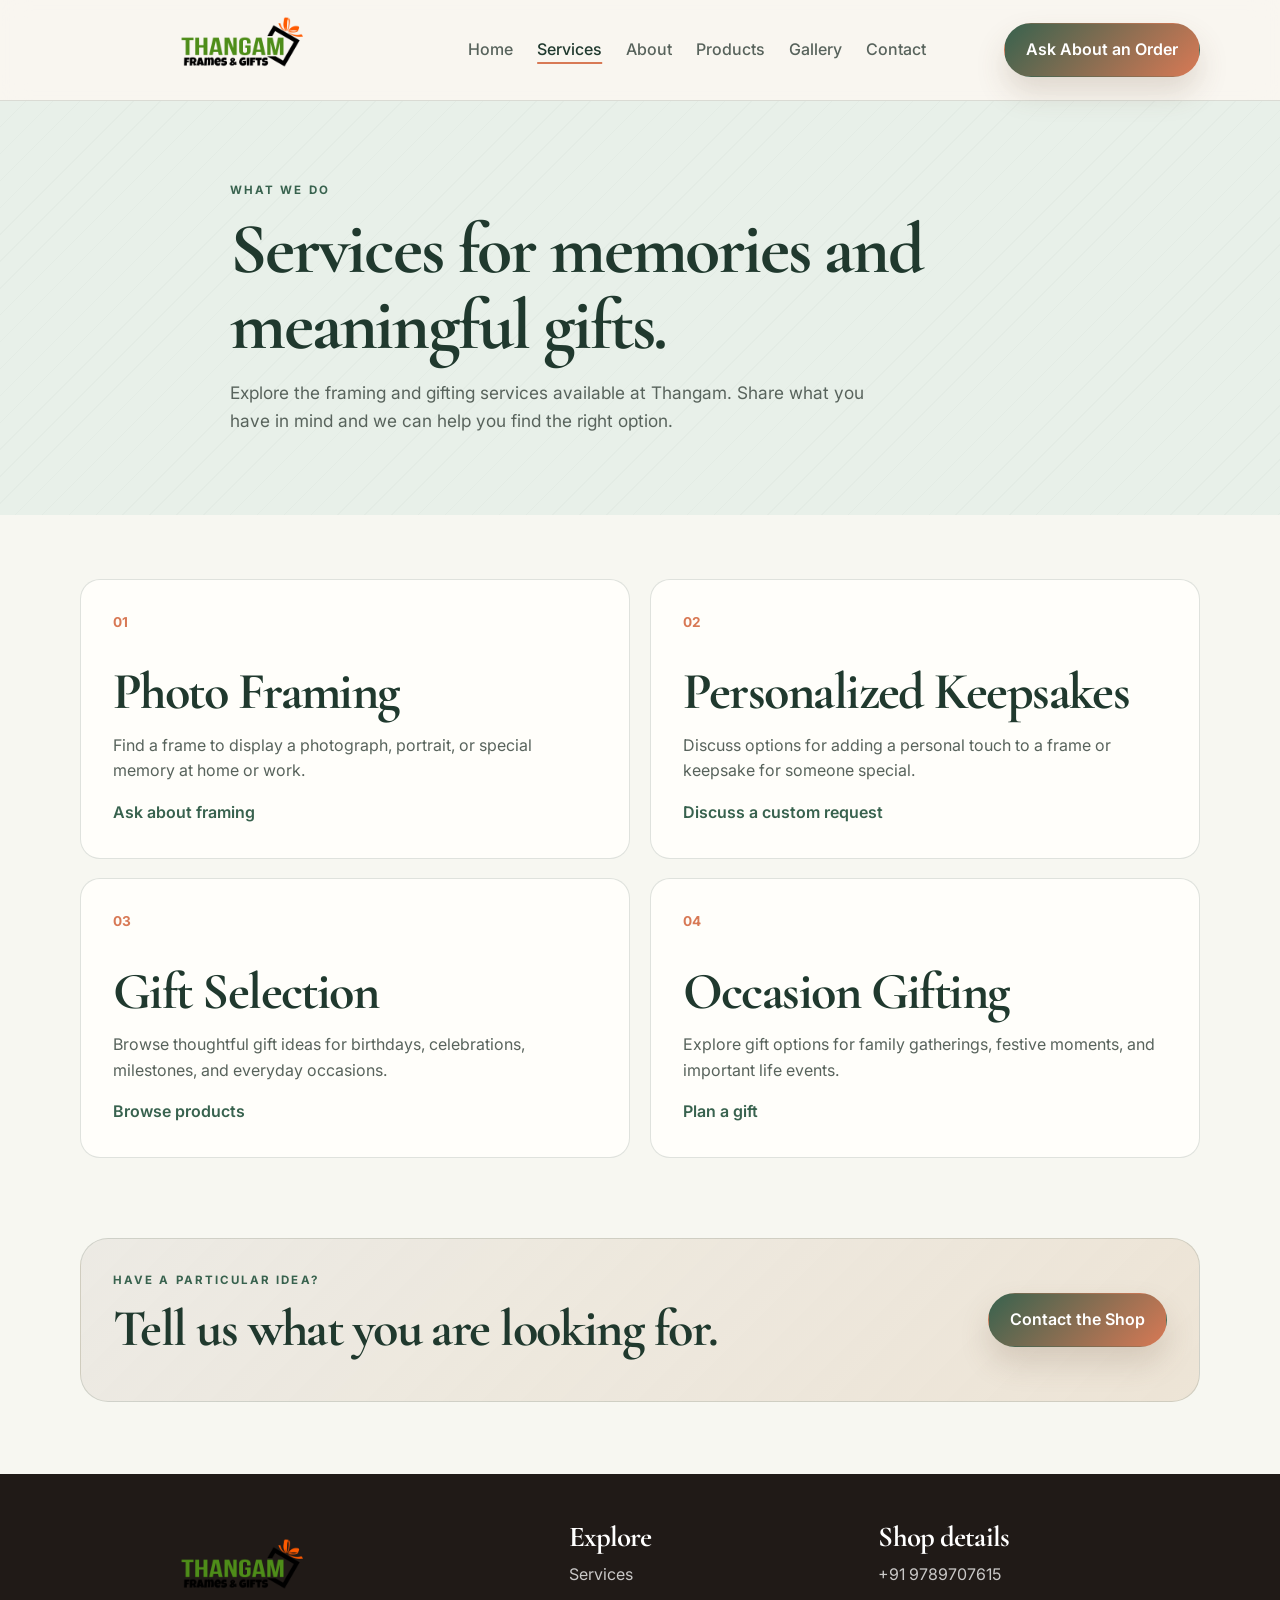
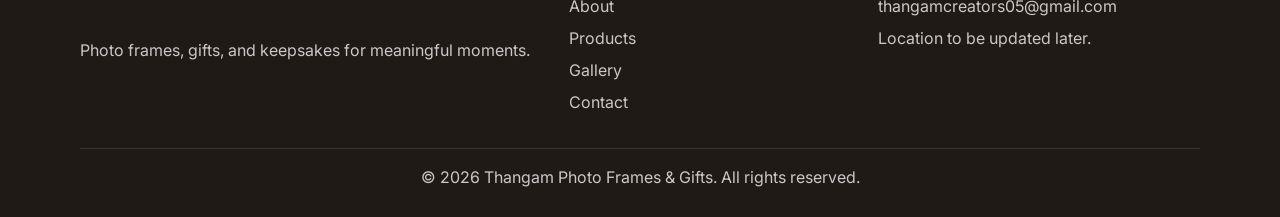
<file: services.html>
<!DOCTYPE html>
<html lang="en">
  <head>
    <meta charset="UTF-8" />
    <meta name="viewport" content="width=device-width, initial-scale=1.0" />
    <meta name="description" content="Explore photo framing and gifting services from Thangam Photo Frames & Gifts." />
    <title>Services | Thangam Photo Frames & Gifts</title>
    <link rel="preconnect" href="https://fonts.googleapis.com" />
    <link rel="preconnect" href="https://fonts.gstatic.com" crossorigin />
    <link href="https://fonts.googleapis.com/css2?family=Cormorant+Garamond:wght@500;600;700&family=Inter:wght@400;500;600;700&display=swap" rel="stylesheet" />
    <link rel="stylesheet" href="styles.css" />
  </head>
  <body>
    <header class="site-header">
      <div class="container nav-wrap">
        <a href="index.html" class="brand" aria-label="Thangam Photo Frames and Gifts home"><img class="brand-logo" src="assets/thangam-logo.png" alt="" /></a>
        <button class="nav-toggle" aria-label="Toggle menu" aria-expanded="false"><span></span><span></span><span></span></button>
        <nav class="main-nav" aria-label="Main navigation">
          <a href="index.html">Home</a><a href="services.html" aria-current="page">Services</a><a href="about.html">About</a><a href="products.html">Products</a><a href="gallery.html">Gallery</a><a href="contact.html">Contact</a>
        </nav>
        <a href="contact.html" class="btn btn-primary nav-cta">Ask About an Order</a>
      </div>
    </header>

    <main>
      <section class="page-hero">
        <div class="container page-hero-inner">
          <p class="eyebrow">What we do</p>
          <h1>Services for memories and meaningful gifts.</h1>
          <p>Explore the framing and gifting services available at Thangam. Share what you have in mind and we can help you find the right option.</p>
        </div>
      </section>

      <section class="content-section">
        <div class="container service-grid">
          <article class="service-card"><span class="service-number">01</span><h2>Photo Framing</h2><p>Find a frame to display a photograph, portrait, or special memory at home or work.</p><a href="contact.html" class="text-link">Ask about framing</a></article>
          <article class="service-card"><span class="service-number">02</span><h2>Personalized Keepsakes</h2><p>Discuss options for adding a personal touch to a frame or keepsake for someone special.</p><a href="contact.html" class="text-link">Discuss a custom request</a></article>
          <article class="service-card"><span class="service-number">03</span><h2>Gift Selection</h2><p>Browse thoughtful gift ideas for birthdays, celebrations, milestones, and everyday occasions.</p><a href="products.html" class="text-link">Browse products</a></article>
          <article class="service-card"><span class="service-number">04</span><h2>Occasion Gifting</h2><p>Explore gift options for family gatherings, festive moments, and important life events.</p><a href="contact.html" class="text-link">Plan a gift</a></article>
        </div>
      </section>

      <section class="cta-strip"><div class="container cta-inner"><div><p class="eyebrow">Have a particular idea?</p><h2>Tell us what you are looking for.</h2></div><a href="contact.html" class="btn btn-primary">Contact the Shop</a></div></section>
    </main>

    <footer class="site-footer">
      <div class="container footer-grid">
        <div><a href="index.html" class="brand footer-brand" aria-label="Thangam Photo Frames and Gifts home"><img class="brand-logo" src="assets/thangam-logo.png" alt="" /></a><p>Photo frames, gifts, and keepsakes for meaningful moments.</p></div>
        <div><h3>Explore</h3><ul><li><a href="services.html">Services</a></li><li><a href="about.html">About</a></li><li><a href="products.html">Products</a></li><li><a href="gallery.html">Gallery</a></li><li><a href="contact.html">Contact</a></li></ul></div>
        <div><h3>Shop details</h3><ul><li><a href="tel:+919789707615">+91 9789707615</a></li><li><a href="mailto:thangamcreators05@gmail.com">thangamcreators05@gmail.com</a></li><li>Location to be updated later.</li></ul></div>
      </div>
      <div class="container bottom-bar"><p>© <span id="year"></span> Thangam Photo Frames & Gifts. All rights reserved.</p></div>
    </footer>
    <script src="script.js"></script>
  </body>
</html>
</file>
<file: styles.css>
:root {
  --bg: #f7f7f1;
  --surface: #fffefa;
  --surface-strong: #e5eee6;
  --primary: #38624e;
  --primary-deep: #20392e;
  --accent: #d87955;
  --accent-soft: #f3dfd2;
  --text: #202923;
  --muted: #58635c;
  --line: rgba(32, 57, 46, 0.14);
  --shadow: 0 20px 45px rgba(32, 57, 46, 0.12);
}

* {
  margin: 0;
  padding: 0;
  box-sizing: border-box;
}

html {
  scroll-behavior: smooth;
}

body {
  font-family: "Inter", sans-serif;
  background: var(--bg);
  color: var(--text);
  line-height: 1.6;
}

img {
  display: block;
  width: 100%;
}

a {
  color: inherit;
  text-decoration: none;
}

button,
input,
textarea,
select {
  font: inherit;
}

.container {
  width: min(1120px, calc(100% - 2rem));
  margin: 0 auto;
}

.section-heading {
  margin-bottom: 2.5rem;
}

.section-heading.center {
  text-align: center;
}

.split {
  display: flex;
  justify-content: space-between;
  align-items: end;
  gap: 1rem;
}

.eyebrow {
  text-transform: uppercase;
  letter-spacing: 0.18em;
  font-size: 0.72rem;
  font-weight: 700;
  color: var(--primary);
  margin-bottom: 0.8rem;
}

h1,
h2,
h3 {
  font-family: "Cormorant Garamond", serif;
  line-height: 1.05;
  letter-spacing: -0.03em;
  color: var(--primary-deep);
}

h1 {
  font-size: 4.5rem;
  margin-bottom: 1rem;
}

h2 {
  font-size: 3.25rem;
  margin-bottom: 0.8rem;
}

h3 {
  font-size: 2rem;
  margin-bottom: 0.5rem;
}

p {
  color: var(--muted);
}

.site-header {
  position: sticky;
  top: 0;
  z-index: 20;
  background: rgba(249, 245, 240, 0.9);
  backdrop-filter: blur(14px);
  border-bottom: 1px solid var(--line);
}

.nav-wrap {
  display: flex;
  align-items: center;
  justify-content: space-between;
  gap: 1rem;
  min-height: 82px;
}

.brand {
  display: inline-flex;
  align-items: center;
  gap: 0.8rem;
}

.brand-logo {
  width: 310px;
  height: auto;
  max-height: 100px;
  object-fit: contain;
}

.home-logo {
  display: block;
  width: min(360px, 100%);
  height: auto;
  margin-bottom: 1.5rem;
}

.brand strong,
.brand small {
  display: block;
}

.brand strong {
  font-size: 1.1rem;
  color: var(--primary-deep);
}

.brand small {
  font-size: 0.7rem;
  color: var(--muted);
}

.brand-mark {
  width: 2.4rem;
  height: 2.4rem;
  display: grid;
  place-items: center;
  background: linear-gradient(135deg, var(--primary), var(--accent));
  color: white;
  font-family: "Cormorant Garamond", serif;
  font-size: 1.5rem;
  font-weight: 700;
  border-radius: 50%;
  box-shadow: var(--shadow);
}

.main-nav {
  display: flex;
  align-items: center;
  gap: 1.5rem;
}

.main-nav a {
  color: var(--muted);
  font-weight: 500;
  transition: color 0.2s ease;
}

.main-nav a:hover,
.main-nav a:focus-visible {
  color: var(--primary-deep);
}

.main-nav a[aria-current="page"] {
  color: var(--primary-deep);
  text-decoration: underline;
  text-decoration-color: var(--accent);
  text-decoration-thickness: 2px;
  text-underline-offset: 7px;
}

.nav-toggle {
  display: none;
  width: 46px;
  height: 46px;
  border: 1px solid var(--line);
  background: var(--surface);
  border-radius: 12px;
  flex-direction: column;
  justify-content: center;
  align-items: center;
  gap: 5px;
  cursor: pointer;
}

.nav-toggle span {
  display: block;
  width: 20px;
  height: 2px;
  background: var(--primary-deep);
  border-radius: 99px;
}

.btn {
  display: inline-flex;
  align-items: center;
  justify-content: center;
  min-height: 48px;
  padding: 0.85rem 1.3rem;
  border-radius: 999px;
  font-weight: 600;
  border: 1px solid transparent;
  transition: transform 0.2s ease, box-shadow 0.2s ease;
}

.btn:hover,
.btn:focus-visible {
  transform: translateY(-1px);
}

.btn-primary {
  background: linear-gradient(135deg, var(--primary), var(--accent));
  color: white;
  box-shadow: 0 16px 30px rgba(107, 75, 58, 0.18);
}

.btn-secondary {
  border-color: var(--line);
  background: rgba(255, 255, 255, 0.4);
  color: var(--primary-deep);
}

:root {
  --hero-bg: url('assets/hero-background.gif');
}

.hero {
  position: relative;
  padding: 4.5rem 0 4rem;
  background:
    linear-gradient(120deg, rgba(22, 30, 28, 0.74), rgba(22, 30, 28, 0.35)),
    var(--hero-bg) center center / cover no-repeat;
}

.hero-grid {
  display: grid;
  grid-template-columns: 1fr;
  align-items: center;
  gap: 3rem;
}

.hero-copy {
  position: relative;
  z-index: 1;
  max-width: 760px;
}

.hero-copy .eyebrow,
.hero-copy h1,
.hero-copy .lead,
.hero-copy .hero-search-form,
.hero-copy .hero-actions {
  position: relative;
  z-index: 1;
}

.hero-copy .eyebrow {
  color: #f8eae3;
}

.hero-copy h1 {
  color: #fffdf9;
  max-width: 620px;
}

.hero-copy .lead {
  color: rgba(255, 255, 255, 0.88);
  font-size: 1.07rem;
  max-width: 600px;
  margin-bottom: 1.7rem;
}

.hero-search-form {
  display: flex;
  align-items: center;
  gap: 0.8rem;
  max-width: 610px;
  margin-bottom: 1.5rem;
  background: rgba(255, 255, 255, 0.1);
  border: 1px solid rgba(255, 255, 255, 0.2);
  border-radius: 999px;
  padding: 0.5rem 0.7rem 0.5rem 1rem;
  backdrop-filter: blur(8px);
}

.hero-search-form input {
  flex: 1;
  min-width: 0;
  border: none;
  background: transparent;
  color: #fff;
  font-size: 1rem;
  outline: none;
}

.hero-search-form input::placeholder {
  color: rgba(255, 255, 255, 0.7);
}

.hero-search-form .btn {
  min-height: 44px;
}

.hero-actions {
  display: flex;
  flex-wrap: wrap;
  gap: 1rem;
  margin-bottom: 2rem;
}

.sr-only {
  position: absolute;
  width: 1px;
  height: 1px;
  padding: 0;
  margin: -1px;
  overflow: hidden;
  clip: rect(0, 0, 0, 0);
  white-space: nowrap;
  border: 0;
}

.hero-stats {
  list-style: none;
  display: flex;
  flex-wrap: wrap;
  gap: 1.4rem;
}

.hero-stats li {
  min-width: 120px;
}

.hero-stats strong {
  display: block;
  font-size: 1.4rem;
  color: var(--primary-deep);
}

.hero-stats span {
  color: var(--muted);
  font-size: 0.9rem;
}

.home-products {
  padding: 3rem 0 4.5rem;
}

.home-products-heading {
  display: flex;
  align-items: end;
  justify-content: space-between;
  gap: 1rem;
  margin-bottom: 1.5rem;
}

.home-products-heading h2 {
  margin-bottom: 0;
}

.home-products-tabs {
  display: flex;
  justify-content: center;
  gap: 1.8rem;
  margin-bottom: 1rem;
  border-bottom: 1px solid var(--line);
}

.home-products-tab {
  position: relative;
  padding: 0.8rem 0.2rem;
  border: 0;
  background: transparent;
  color: var(--muted);
  font-weight: 600;
  cursor: pointer;
}

.home-products-tab.is-active {
  color: var(--primary-deep);
}

.home-products-tab.is-active::after {
  position: absolute;
  right: 0;
  bottom: -1px;
  left: 0;
  height: 3px;
  background: var(--accent);
  content: "";
}

.home-category-filters {
  display: flex;
  flex-wrap: wrap;
  justify-content: center;
  gap: 0.55rem;
  padding: 0.4rem 0 1.2rem;
}

.home-category-filters[hidden] {
  display: none;
}

.home-category-filter {
  padding: 0.55rem 0.8rem;
  border: 1px solid var(--line);
  border-radius: 999px;
  background: var(--surface);
  color: var(--muted);
  font-size: 0.82rem;
  cursor: pointer;
}

.home-category-filter.is-active {
  border-color: var(--primary);
  background: var(--primary);
  color: white;
}

.home-product-grid {
  display: grid;
  grid-template-columns: repeat(4, minmax(0, 1fr));
  gap: 1rem;
}

.home-product-card {
  min-width: 0;
  overflow: hidden;
  background: var(--surface);
  border: 1px solid var(--line);
  border-radius: 8px;
  box-shadow: 0 12px 26px rgba(32, 57, 46, 0.07);
  transition: transform 0.25s ease, box-shadow 0.25s ease;
}

.home-product-card:hover,
.home-product-card:focus-visible {
  transform: translateY(-3px);
  box-shadow: 0 17px 30px rgba(32, 57, 46, 0.14);
}

.home-product-image {
  overflow: hidden;
  aspect-ratio: 1 / 1;
  background: #fff;
}

.home-product-image img {
  height: 100%;
  object-fit: contain;
  transition: transform 0.35s ease;
}

.home-product-card:hover .home-product-image img {
  transform: scale(1.035);
}

.home-product-info {
  display: grid;
  gap: 0.25rem;
  padding: 0.85rem;
}

.home-product-id {
  color: var(--accent);
  font-family: monospace;
  font-size: 0.76rem;
  font-weight: 700;
}

.home-product-info h3 {
  margin: 0;
  font-size: 1.45rem;
}

.categories,
.featured,
.about,
.testimonials {
  padding: 2rem 0 4.5rem;
}

.category-grid,
.product-grid,
.testimonial-grid,
.footer-grid {
  display: grid;
  gap: 1.5rem;
}

.category-grid {
  grid-template-columns: repeat(3, minmax(0, 1fr));
}

.category-card,
.product-card,
blockquote {
  background: rgba(255, 255, 255, 0.6);
  border: 1px solid var(--line);
  border-radius: 24px;
  box-shadow: 0 15px 30px rgba(62, 39, 32, 0.04);
}

.category-card {
  padding: 2rem 1.5rem;
}

.icon {
  width: 62px;
  height: 62px;
  display: grid;
  place-items: center;
  background: var(--accent-soft);
  border-radius: 18px;
  font-size: 2rem;
  margin-bottom: 1rem;
}

.product-grid {
  grid-template-columns: repeat(4, minmax(0, 1fr));
}

.product-card {
  overflow: hidden;
}

.product-card img {
  height: 280px;
  object-fit: cover;
}

.product-info {
  padding: 1.2rem 1.1rem 1.5rem;
}

.tag {
  display: inline-block;
  padding: 0.45rem 0.7rem;
  border-radius: 999px;
  background: var(--surface-strong);
  color: var(--primary);
  font-size: 0.72rem;
  font-weight: 700;
  letter-spacing: 0.04em;
  text-transform: uppercase;
  margin-bottom: 0.75rem;
}

.product-info p {
  margin-top: 0.2rem;
  font-size: 0.95rem;
}

.catalog-intro {
  max-width: 720px;
  margin-bottom: 1.4rem;
}

.catalog-nav {
  display: flex;
  flex-wrap: wrap;
  gap: 0.7rem 1.5rem;
  padding: 0 0 1.3rem;
  border-bottom: 1px solid var(--line);
}

.catalog-nav a {
  color: var(--primary);
  font-weight: 600;
}

.catalog-nav a:hover,
.catalog-nav a:focus-visible {
  color: var(--accent);
  text-decoration: underline;
  text-underline-offset: 4px;
}

.catalog-category {
  padding: 2.5rem 0;
  border-bottom: 1px solid var(--line);
  scroll-margin-top: 125px;
}

.catalog-heading {
  display: flex;
  align-items: end;
  justify-content: space-between;
  gap: 1rem;
}

.catalog-kicker {
  display: block;
  margin-bottom: 0.5rem;
  color: var(--accent);
  font-size: 0.75rem;
  font-weight: 700;
  letter-spacing: 0.12em;
  text-transform: uppercase;
}

.catalog-heading h2 {
  margin-bottom: 0;
}

.serial-format {
  padding-bottom: 0.45rem;
  color: var(--muted);
  white-space: nowrap;
}

.serial-format strong {
  margin-left: 0.35rem;
  padding: 0.45rem 0.65rem;
  border: 1px solid var(--line);
  background: var(--surface);
  color: var(--primary-deep);
  font-family: monospace;
  font-size: 0.95rem;
}

.catalog-description {
  margin: 0.85rem 0 1.5rem;
}

.catalog-empty {
  display: flex;
  align-items: center;
  gap: 1.2rem;
  padding: 1.25rem 0;
  border-top: 1px solid var(--line);
}

.empty-code {
  color: var(--accent);
  font-family: "Cormorant Garamond", serif;
  font-size: 3rem;
  font-weight: 700;
  line-height: 1;
}

.catalog-empty h3 {
  margin-bottom: 0.25rem;
  font-size: 1.65rem;
}

.catalog-empty p {
  max-width: 720px;
}

.catalog-product-list,
.mug-product-list {
  display: grid;
  grid-template-columns: repeat(4, minmax(0, 1fr));
  gap: 1rem;
}

.catalog-product-card {
  display: grid;
  grid-template-columns: minmax(0, 1fr);
  align-content: start;
  overflow: hidden;
  background: var(--surface);
  border: 1px solid var(--line);
  border-radius: 8px;
}

.catalog-product-image {
  width: 100%;
  height: auto;
  aspect-ratio: 1;
  object-fit: contain;
  background: #fff;
}

.catalog-product-details {
  padding: 0.9rem;
}

.product-serial {
  margin-bottom: 0.35rem;
  color: var(--accent);
  font-family: monospace;
  font-size: 0.9rem;
  font-weight: 700;
}

.catalog-product-details h3 {
  margin-bottom: 0.4rem;
  font-size: 1.65rem;
}

.add-to-cart-button {
  width: 100%;
  min-height: 42px;
  margin-top: 0.8rem;
  padding: 0.65rem 0.8rem;
  border: 1px solid var(--primary);
  border-radius: 6px;
  background: var(--primary);
  color: #fff;
  font-weight: 600;
  cursor: pointer;
}

.add-to-cart-button:hover,
.add-to-cart-button:focus-visible {
  background: var(--primary-deep);
}

.product-price {
  display: flex;
  gap: 0.65rem;
  margin-top: 0.9rem;
}

.product-price span {
  color: var(--muted);
}

.product-price strong {
  color: var(--primary-deep);
}

.home-product-add {
  min-height: 38px;
  margin-top: 0.45rem;
  padding: 0.55rem 0.7rem;
  font-size: 0.85rem;
}

.cart-floating-button {
  position: fixed;
  right: 1.25rem;
  bottom: 1.25rem;
  z-index: 31;
  display: inline-flex;
  align-items: center;
  gap: 0.6rem;
  min-height: 50px;
  padding: 0.65rem 1rem;
  border: 0;
  border-radius: 999px;
  background: var(--primary-deep);
  color: #fff;
  font-weight: 700;
  box-shadow: 0 12px 30px rgba(32, 57, 46, 0.24);
  cursor: pointer;
}

.cart-count {
  display: grid;
  place-items: center;
  width: 1.6rem;
  aspect-ratio: 1;
  border-radius: 50%;
  background: var(--accent);
  color: #fff;
  font-size: 0.8rem;
}

.cart-overlay {
  position: fixed;
  inset: 0;
  z-index: 40;
}

.cart-overlay[hidden] {
  display: none;
}

.cart-backdrop {
  position: absolute;
  inset: 0;
  width: 100%;
  border: 0;
  background: rgba(15, 24, 19, 0.55);
}

.cart-drawer {
  position: absolute;
  top: 0;
  right: 0;
  bottom: 0;
  width: min(560px, 100%);
  overflow-y: auto;
  padding: 1.4rem;
  background: var(--bg);
  box-shadow: -20px 0 50px rgba(0, 0, 0, 0.18);
}

.cart-header {
  display: flex;
  align-items: flex-start;
  justify-content: space-between;
  gap: 1rem;
  padding-bottom: 1rem;
  border-bottom: 1px solid var(--line);
}

.cart-header .eyebrow {
  margin-bottom: 0.3rem;
}

.cart-header h2 {
  margin: 0;
  font-size: 2.4rem;
}

.cart-close {
  min-height: 40px;
  padding: 0.5rem 0.8rem;
  border: 1px solid var(--line);
  border-radius: 6px;
  background: var(--surface);
  color: var(--text);
  cursor: pointer;
}

.cart-items {
  display: grid;
  gap: 0.75rem;
  padding: 1rem 0;
}

.cart-empty {
  padding: 1rem 0;
}

.cart-item {
  display: grid;
  grid-template-columns: 76px minmax(0, 1fr) auto;
  align-items: center;
  gap: 0.75rem;
  padding: 0.65rem;
  border: 1px solid var(--line);
  border-radius: 8px;
  background: var(--surface);
}

.cart-item-image {
  width: 76px;
  aspect-ratio: 1;
  object-fit: contain;
  background: #fff;
}

.cart-item-id {
  color: var(--accent);
  font-family: monospace;
  font-size: 0.75rem;
  font-weight: 700;
}

.cart-item h3 {
  margin: 0.1rem 0;
  font-size: 1.35rem;
}

.cart-item p {
  font-size: 0.82rem;
}

.cart-item-actions {
  display: flex;
  align-items: center;
  gap: 0.35rem;
}

.cart-item-actions button {
  display: grid;
  place-items: center;
  width: 32px;
  aspect-ratio: 1;
  border: 1px solid var(--line);
  border-radius: 5px;
  background: var(--surface);
  color: var(--text);
  cursor: pointer;
}

.cart-item-quantity {
  min-width: 1.2rem;
  text-align: center;
  font-weight: 700;
}

.cart-total {
  display: flex;
  justify-content: space-between;
  gap: 1rem;
  padding: 0.9rem 0;
  border-top: 1px solid var(--line);
  border-bottom: 1px solid var(--line);
}

.cart-total strong {
  color: var(--primary-deep);
}

.order-form {
  display: grid;
  gap: 1rem;
  padding-top: 1rem;
}

.order-form fieldset {
  display: grid;
  gap: 0.75rem;
  min-width: 0;
  padding: 0.9rem;
  border: 1px solid var(--line);
  border-radius: 8px;
}

.order-form legend {
  padding: 0 0.35rem;
  color: var(--primary-deep);
  font-weight: 700;
}

.order-form label {
  display: grid;
  gap: 0.3rem;
  color: var(--text);
  font-size: 0.88rem;
  font-weight: 600;
}

.order-form input:not([type="radio"]),
.order-form textarea {
  width: 100%;
  min-height: 42px;
  padding: 0.6rem 0.7rem;
  border: 1px solid var(--line);
  border-radius: 5px;
  background: var(--surface);
  color: var(--text);
}

.order-form textarea {
  resize: vertical;
}

.order-choice-group {
  display: flex;
  flex-wrap: wrap;
  gap: 0.6rem 1rem;
}

.order-choice-group > span {
  flex-basis: 100%;
  font-size: 0.88rem;
  font-weight: 600;
}

.order-choice-group label {
  display: inline-flex;
  align-items: center;
  gap: 0.4rem;
  font-weight: 500;
}

.order-submit {
  width: 100%;
  border: 0;
  cursor: pointer;
}

body.cart-open {
  overflow: hidden;
}

.catalog-order-link {
  background: #18864b;
  box-shadow: 0 12px 24px rgba(24, 134, 75, 0.16);
}

.catalog-order-link:hover,
.catalog-order-link:focus-visible {
  background: #126b3b;
}

@media (max-width: 900px) {
  .catalog-product-list,
  .mug-product-list {
    grid-template-columns: repeat(3, minmax(0, 1fr));
  }
}

@media (max-width: 640px) {
  .catalog-product-list,
  .mug-product-list {
    grid-template-columns: repeat(2, minmax(0, 1fr));
    gap: 0.7rem;
  }

  .catalog-product-details {
    padding: 0.7rem;
  }

  .catalog-product-details h3 {
    font-size: 1.45rem;
  }
}

.text-link {
  color: var(--primary);
  font-weight: 600;
}

.page-hero {
  padding: 5rem 0;
  background-color: #e8f0e9;
  background-image: repeating-linear-gradient(135deg, transparent 0 18px, rgba(32, 57, 46, 0.025) 18px 19px);
}

.page-hero-inner {
  max-width: 820px;
}

.page-hero h1 {
  max-width: 760px;
}

.page-hero p:not(.eyebrow) {
  max-width: 650px;
  font-size: 1.08rem;
}

.content-section {
  padding: 4rem 0 5rem;
}

.section-copy {
  max-width: 700px;
  margin-top: 1rem;
}

.service-grid {
  display: grid;
  grid-template-columns: repeat(2, minmax(0, 1fr));
  gap: 1.2rem;
}

.service-card {
  min-height: 260px;
  padding: 2rem;
  background: var(--surface);
  border: 1px solid var(--line);
  border-radius: 20px;
}

.service-number {
  display: block;
  margin-bottom: 2rem;
  color: var(--accent);
  font-size: 0.85rem;
  font-weight: 700;
}

.service-card .text-link {
  display: inline-block;
  margin-top: 1rem;
}

.story-layout {
  display: grid;
  grid-template-columns: 1fr 1fr;
  align-items: center;
  gap: 3rem;
}

.story-image {
  overflow: hidden;
  border-radius: 24px;
}

.story-image img {
  min-height: 430px;
  height: 100%;
  object-fit: cover;
}

.story-copy p + p {
  margin-top: 1rem;
}

.values-band {
  padding: 3.5rem 0;
  background: #e8f0e9;
}

.values-inner {
  display: grid;
  grid-template-columns: 1fr 1fr;
  align-items: center;
  gap: 3rem;
}

.value-list {
  display: grid;
  gap: 0.9rem;
  list-style: none;
  color: var(--primary-deep);
}

.value-list li::before {
  content: "—";
  margin-right: 0.7rem;
  color: var(--accent);
}

.gallery-grid {
  display: grid;
  grid-template-columns: repeat(3, minmax(0, 1fr));
  grid-auto-rows: 250px;
  gap: 1rem;
}

.gallery-item {
  position: relative;
  overflow: hidden;
  border-radius: 16px;
  background: var(--surface-strong);
}

.gallery-item img {
  width: 100%;
  height: 100%;
  object-fit: cover;
  transition: transform 0.45s ease;
}

.gallery-item:hover img {
  transform: scale(1.035);
}

.gallery-item figcaption {
  position: absolute;
  right: 0;
  bottom: 0;
  left: 0;
  padding: 2.5rem 1rem 1rem;
  color: white;
  font-weight: 600;
  background: linear-gradient(transparent, rgba(20, 30, 25, 0.72));
}

.gallery-tall {
  grid-row: span 2;
}

.gallery-wide {
  grid-column: span 2;
}

.contact-layout {
  display: grid;
  grid-template-columns: 0.8fr 1.2fr;
  gap: 3rem;
}

.contact-details {
  display: grid;
  gap: 0.8rem;
}

.contact-detail {
  padding: 1.4rem 1.5rem;
  border-left: 3px solid var(--accent);
  background: var(--surface);
}

.detail-label {
  display: block;
  margin-bottom: 0.3rem;
  color: var(--primary);
  font-size: 0.75rem;
  font-weight: 700;
  letter-spacing: 0.08em;
  text-transform: uppercase;
}

.contact-detail h3 {
  font-size: 1.7rem;
}

.about-grid {
  display: grid;
  grid-template-columns: 0.95fr 1.05fr;
  align-items: center;
  gap: 2rem;
}

.about-image {
  overflow: hidden;
  border-radius: 28px;
  box-shadow: var(--shadow);
}

.about-image img {
  height: 100%;
  min-height: 440px;
  object-fit: cover;
}

.check-list {
  margin-top: 1.4rem;
  list-style: none;
  display: grid;
  gap: 0.8rem;
  color: var(--primary-deep);
}

.check-list li {
  display: flex;
  align-items: center;
  gap: 0.7rem;
  font-weight: 500;
}

.check-list li::before {
  content: "✓";
  display: grid;
  place-items: center;
  width: 26px;
  height: 26px;
  background: var(--accent-soft);
  color: var(--primary);
  border-radius: 50%;
  font-weight: 700;
}

.testimonial-grid {
  grid-template-columns: repeat(3, minmax(0, 1fr));
}

blockquote {
  padding: 1.8rem 1.5rem;
  font-size: 1rem;
  color: var(--primary-deep);
}

blockquote footer {
  margin-top: 1rem;
  color: var(--primary);
  font-weight: 600;
}

.cta-strip {
  padding: 0 0 4.5rem;
}

.cta-inner {
  display: flex;
  align-items: center;
  justify-content: space-between;
  gap: 1rem;
  padding: 2rem 2rem;
  border-radius: 28px;
  background: linear-gradient(135deg, rgba(107, 75, 58, 0.07), rgba(200, 155, 108, 0.2));
  border: 1px solid var(--line);
}

.site-footer {
  background: #201a17;
  color: rgba(255, 255, 255, 0.8);
  padding-top: 3rem;
}

.footer-grid {
  grid-template-columns: 1.3fr 0.8fr 0.9fr;
  align-items: start;
}

.footer-brand {
  margin-bottom: 1rem;
}

.footer-brand .brand-logo {
  width: 310px;
}

.footer-brand strong,
.footer-brand small {
  color: #fff;
}

.site-footer h3 {
  font-size: 1.8rem;
  color: #fff;
  margin-bottom: 0.6rem;
}

.site-footer p,
.site-footer li,
.site-footer a {
  color: rgba(255, 255, 255, 0.76);
}

.site-footer ul {
  list-style: none;
  display: grid;
  gap: 0.4rem;
}

.bottom-bar {
  margin-top: 2rem;
  border-top: 1px solid rgba(255, 255, 255, 0.12);
  padding: 1rem 0 1.7rem;
  text-align: center;
}

@media (max-width: 900px) {
  .brand-logo {
    width: 290px;
    max-height: 94px;
  }

  .footer-brand .brand-logo {
    width: 290px;
  }

  h1 {
    font-size: 3.75rem;
  }

  h2 {
    font-size: 2.75rem;
  }

  .hero-grid,
  .about-grid,
  .category-grid,
  .product-grid,
  .testimonial-grid,
  .footer-grid {
    grid-template-columns: 1fr 1fr;
  }

  .hero-grid,
  .about-grid,
  .story-layout,
  .values-inner,
  .contact-layout {
    grid-template-columns: 1fr;
  }

  .gallery-grid {
    grid-template-columns: repeat(2, minmax(0, 1fr));
  }

  .main-nav {
    position: absolute;
    top: calc(100% + 10px);
    right: 1rem;
    left: 1rem;
    z-index: 1;
    display: none;
    flex-direction: column;
    align-items: flex-start;
    background: var(--surface);
    border: 1px solid var(--line);
    border-radius: 20px;
    padding: 1rem;
    box-shadow: var(--shadow);
  }

  .main-nav.open {
    display: flex;
  }

  .nav-toggle {
    display: flex;
  }

  .nav-cta {
    display: none;
  }
}

@media (max-width: 640px) {
  h1 {
    font-size: 2.8rem;
  }

  h2 {
    font-size: 2.3rem;
  }

  h3 {
    font-size: 1.8rem;
  }

  .hero {
    padding-top: 3.2rem;
  }

  .brand-logo {
    width: 260px;
    max-height: 88px;
  }

  .footer-brand .brand-logo {
    width: 260px;
  }

  .hero-stats,
  .category-grid,
  .product-grid,
  .testimonial-grid,
  .footer-grid,
  .service-grid,
  .gallery-grid {
    grid-template-columns: 1fr;
  }

  .home-product-grid {
    grid-template-columns: repeat(3, minmax(0, 1fr));
  }

  .hero-search-form {
    flex-direction: column;
    align-items: stretch;
    border-radius: 24px;
    padding: 0.8rem;
  }

  .hero-search-form .btn {
    width: 100%;
  }

  .home-product-grid {
    grid-template-columns: repeat(2, minmax(0, 1fr));
  }

  .home-products-heading {
    align-items: flex-start;
    flex-direction: column;
  }

  .home-product-grid {
    gap: 0.7rem;
  }

  .home-product-info {
    padding: 0.7rem;
  }

  .home-product-info h3 {
    font-size: 1.25rem;
  }

  .page-hero {
    padding: 3.5rem 0;
  }

  .content-section {
    padding: 3rem 0;
  }

  .catalog-nav {
    display: grid;
    grid-template-columns: repeat(2, minmax(0, 1fr));
    gap: 0.75rem;
  }

  .catalog-category {
    padding: 2rem 0;
  }

  .catalog-heading {
    align-items: flex-start;
    flex-direction: column;
    gap: 0.75rem;
  }

  .catalog-product-card {
    grid-template-columns: 1fr;
    gap: 1rem;
  }

  .serial-format {
    padding-bottom: 0;
  }

  .gallery-grid {
    grid-auto-rows: 280px;
  }

  .gallery-tall,
  .gallery-wide {
    grid-column: auto;
    grid-row: auto;
  }

  .hero-stats {
    display: grid;
    gap: 0.8rem;
  }

  .cta-inner,
  .split {
    flex-direction: column;
    align-items: flex-start;
  }

  .frame-small.top {
    right: 0;
    width: 145px;
  }

  .frame-large {
    width: min(100%, 360px);
  }
}
</file>
